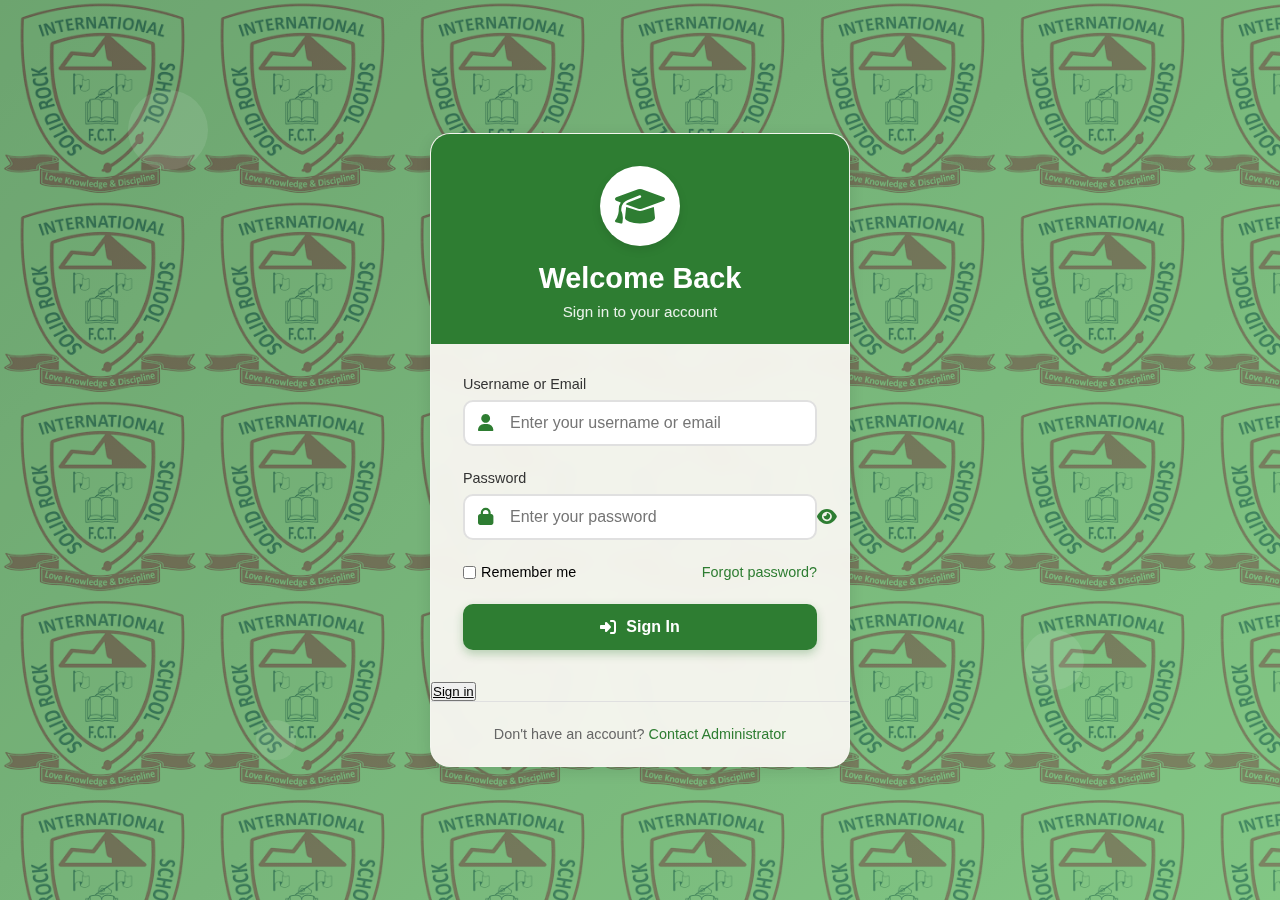
<file: School Management System/index.html>
<!DOCTYPE html>
<html lang="en">
<head>
    <meta charset="UTF-8">
    <meta name="viewport" content="width=device-width, initial-scale=1.0">
    <title>Seat of Wisdom Academy - Login</title>
    <link rel="stylesheet" href="https://cdnjs.cloudflare.com/ajax/libs/font-awesome/6.4.0/css/all.min.css">
    <style>
        * {
            margin: 0;
            padding: 0;
            box-sizing: border-box;
            font-family: 'Segoe UI', Tahoma, Geneva, Verdana, sans-serif;
            
        }

        :root {
            --primary-green: #2e7d32;
            --secondary-green: #4caf50;
            --light-green: #e8f5e9;
            --cream: #f9f7f1;
            --dark-text: #333;
            --light-text: #fff;
            --shadow: 0 4px 15px rgba(0, 0, 0, 0.1);
            --transition: all 0.3s ease;
        }

        body {
            background: linear-gradient(135deg, var(--primary-green), var(--secondary-green));
            min-height: 100vh;
            display: flex;
            align-items: center;
            justify-content: center;
            padding: 1rem;
            position: relative;
            overflow: hidden;
        }

        /* Logo background with opacity */
        .logo-background {
            position: absolute;
            top: 0;
            left: 0;
            width: 100%;
            height: 100%;
            background-image: url('logo.png');

            background-size: 200px;
            opacity: 0.3;
            z-index: 0;
        }

        .login-container {
            width: 100%;
            max-width: 420px;
            background: rgba(249, 247, 241, 0.95);
            border-radius: 20px;
            box-shadow: var(--shadow);
            overflow: hidden;
            position: relative;
            z-index: 1;
            animation: fadeIn 0.8s ease-out;
            backdrop-filter: blur(10px);
            border: 1px solid rgba(255, 255, 255, 0.2);
        }

        @keyframes fadeIn {
            from { opacity: 0; transform: translateY(20px); }
            to { opacity: 1; transform: translateY(0); }
        }

        .login-header {
            background: var(--primary-green);
            color: var(--light-text);
            padding: 2rem 2rem 1.5rem;
            text-align: center;
            position: relative;
            overflow: hidden;
        }

        .login-header::before {
            content: "";
            position: absolute;
            top: -50%;
            left: -50%;
            width: 200%;
            height: 200%;
            background: url('logo.png');
            background-size: 100px;
            opacity: 0.3;
            z-index: -1;
        }

        .logo {
            width: 80px;
            height: 80px;
            margin: 0 auto 1rem;
            background: var(--light-text);
            border-radius: 50%;
            display: flex;
            align-items: center;
            justify-content: center;
            box-shadow: 0 4px 10px rgba(0, 0, 0, 0.1);
            animation: pulse 2s infinite;
        }

        @keyframes pulse {
            0% { transform: scale(1); }
            50% { transform: scale(1.05); }
            100% { transform: scale(1); }
        }

        .logo i {
            font-size: 2.5rem;
            color: var(--primary-green);
        }

        .login-header h1 {
            font-size: 1.8rem;
            margin-bottom: 0.5rem;
            font-weight: 700;
        }

        .login-header p {
            opacity: 0.9;
            font-size: 0.95rem;
        }

        .login-form {
            padding: 2rem;
        }

        .form-group {
            margin-bottom: 1.5rem;
            position: relative;
        }

        .form-group label {
            display: block;
            margin-bottom: 0.5rem;
            color: var(--dark-text);
            font-weight: 500;
            font-size: 0.9rem;
        }

        .input-with-icon {
            position: relative;
        }

        .input-with-icon i {
            position: absolute;
            left: 15px;
            top: 50%;
            transform: translateY(-50%);
            color: var(--primary-green);
            font-size: 1.1rem;
        }

        .form-control {
            width: 100%;
            padding: 12px 15px 12px 45px;
            border: 2px solid #e0e0e0;
            border-radius: 10px;
            font-size: 1rem;
            transition: var(--transition);
            background: var(--light-text);
        }

        .form-control:focus {
            border-color: var(--primary-green);
            outline: none;
            box-shadow: 0 0 0 3px rgba(46, 125, 50, 0.1);
        }

        .password-toggle {
            position: absolute;
            right: 15px;
            top: 50%;
            transform: translateY(-50%);
            background: none;
            border: none;
            color: #757575;
            cursor: pointer;
            font-size: 1.1rem;
        }

        .form-options {
            display: flex;
            justify-content: space-between;
            align-items: center;
            margin-bottom: 1.5rem;
            font-size: 0.9rem;
        }

        .remember-me {
            display: flex;
            align-items: center;
        }

        .remember-me input {
            margin-right: 5px;
        }

        .forgot-password {
            color: var(--primary-green);
            text-decoration: none;
            font-weight: 500;
            transition: var(--transition);
        }

        .forgot-password:hover {
            color: var(--secondary-green);
            text-decoration: underline;
        }

        .login-btn {
            width: 100%;
            padding: 14px;
            background: var(--primary-green);
            color: var(--light-text);
            border: none;
            border-radius: 10px;
            font-size: 1rem;
            font-weight: 600;
            cursor: pointer;
            transition: var(--transition);
            display: flex;
            align-items: center;
            justify-content: center;
            gap: 10px;
            box-shadow: 0 4px 10px rgba(46, 125, 50, 0.3);
        }

        .login-btn:hover {
            background: var(--secondary-green);
            transform: translateY(-2px);
            box-shadow: 0 6px 15px rgba(46, 125, 50, 0.4);
        }

        .login-btn:active {
            transform: translateY(0);
        }

        .login-footer {
            text-align: center;
            padding: 1.5rem 2rem;
            border-top: 1px solid #e0e0e0;
            font-size: 0.9rem;
            color: #666;
        }

        .login-footer a {
            color: var(--primary-green);
            text-decoration: none;
            font-weight: 500;
            transition: var(--transition);
        }

        .login-footer a:hover {
            color: var(--secondary-green);
            text-decoration: underline;
        }

        /* Floating shapes for background */
        .floating-shapes {
            position: absolute;
            top: 0;
            left: 0;
            width: 100%;
            height: 100%;
            overflow: hidden;
            z-index: 0;
        }

        .shape {
            position: absolute;
            background: rgba(255, 255, 255, 0.1);
            border-radius: 50%;
            animation: float 6s ease-in-out infinite;
        }

        .shape:nth-child(1) {
            width: 80px;
            height: 80px;
            top: 10%;
            left: 10%;
            animation-delay: 0s;
        }

        .shape:nth-child(2) {
            width: 60px;
            height: 60px;
            top: 70%;
            left: 80%;
            animation-delay: 2s;
        }

        .shape:nth-child(3) {
            width: 40px;
            height: 40px;
            top: 80%;
            left: 20%;
            animation-delay: 4s;
        }

        @keyframes float {
            0% { transform: translateY(0) rotate(0deg); }
            50% { transform: translateY(-20px) rotate(10deg); }
            100% { transform: translateY(0) rotate(0deg); }
        }

        /* Responsive adjustments */
        @media (max-width: 480px) {
            .login-container {
                max-width: 100%;
                border-radius: 15px;
            }
            
            .login-header {
                padding: 1.5rem 1.5rem 1rem;
            }
            
            .login-header h1 {
                font-size: 1.5rem;
            }
            
            .login-form {
                padding: 1.5rem;
            }
            
            .form-options {
                flex-direction: column;
                align-items: flex-start;
                gap: 10px;
            }
        }

        @media (max-height: 600px) {
            body {
                padding: 1rem 0;
                align-items: flex-start;
            }
            
            .login-container {
                margin: 1rem 0;
            }
        }
    </style>
</head>
<body>
    <div class="logo-background"></div>
    <div class="floating-shapes">
        <div class="shape"></div>
        <div class="shape"></div>
        <div class="shape"></div>
    </div>
    
    <div class="login-container">
        <div class="login-header">
            <div class="logo">
                <i class="fas fa-graduation-cap"></i>
            </div>
            <h1>Welcome Back</h1>
            <p>Sign in to your account</p>
        </div>
        
        <form class="login-form">
            <div class="form-group">
                <label for="username">Username or Email</label>
                <div class="input-with-icon">
                    <i class="fas fa-user"></i>
                    <input type="text" id="username" class="form-control" placeholder="Enter your username or email" required>
                </div>
            </div>
            
            <div class="form-group">
                <label for="password">Password</label>
                <div class="input-with-icon">
                    <i class="fas fa-lock"></i>
                    <input type="password" id="password" class="form-control" placeholder="Enter your password" required>
                    <button type="button" class="password-toggle" id="togglePassword">
                        <i class="fas fa-eye"></i>
                    </button>
                </div>
            </div>
            
            <div class="form-options">
                <div class="remember-me">
                    <input type="checkbox" id="remember">
                    <label for="remember">Remember me</label>
                </div>
                <a href="#" class="forgot-password">Forgot password?</a>
            </div>
            
            <button type="submit" class="login-btn">
                <i class="fas fa-sign-in-alt"></i>
                Sign In
            </button>
        </form>
        <button><a style="color: black;" href="admin/admin_dashboard.html">Sign in</a></button>

        
        <div class="login-footer">
            Don't have an account? <a href="#">Contact Administrator</a>
        </div>
    </div>



    <script>
        // Toggle password visibility
        document.getElementById('togglePassword').addEventListener('click', function() {
            const passwordInput = document.getElementById('password');
            const icon = this.querySelector('i');
            
            if (passwordInput.type === 'password') {
                passwordInput.type = 'text';
                icon.classList.remove('fa-eye');
                icon.classList.add('fa-eye-slash');
            } else {
                passwordInput.type = 'password';
                icon.classList.remove('fa-eye-slash');
                icon.classList.add('fa-eye');
            }
        });

    </script>
</body>
</html>
</file>
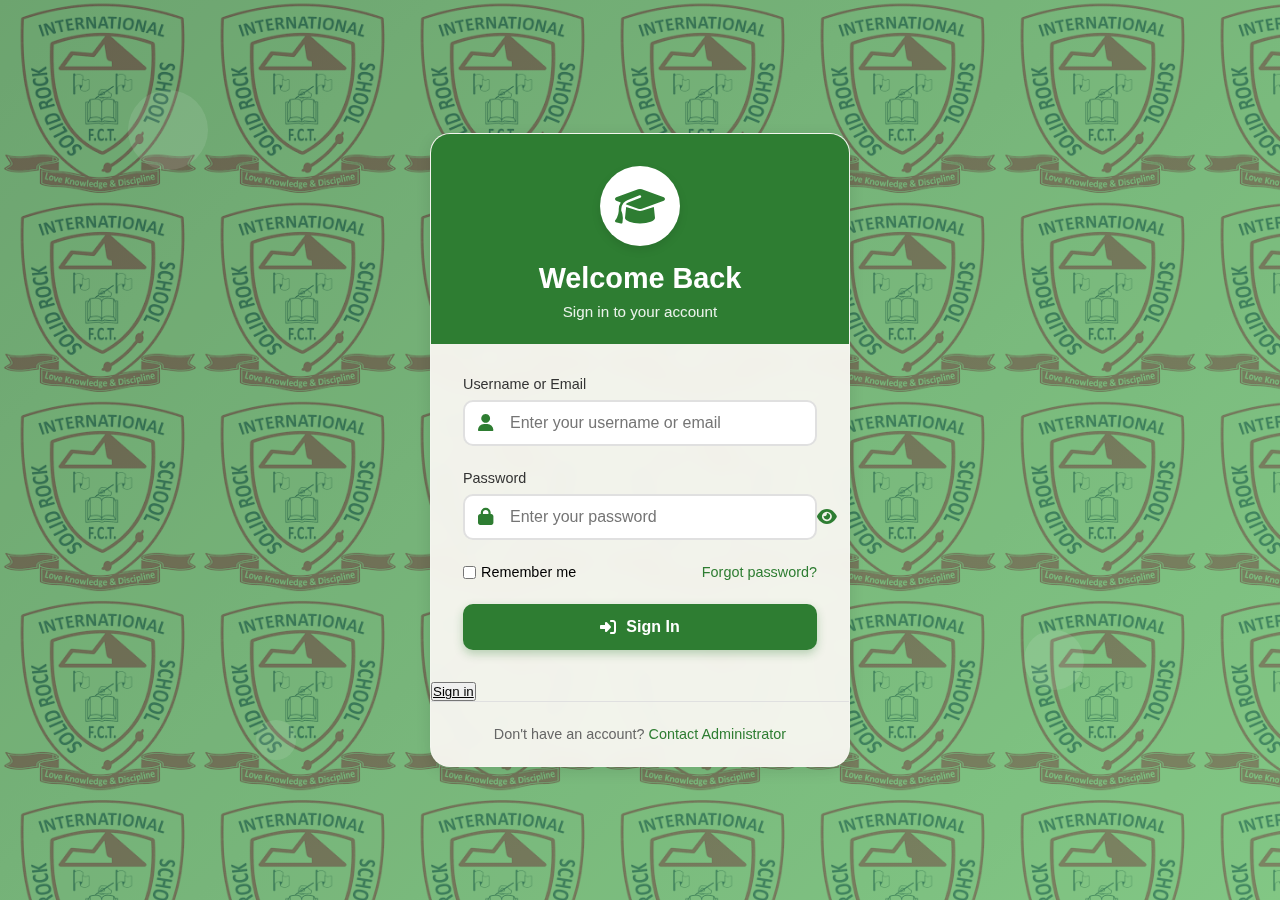
<file: School Management System/login.html>
<!DOCTYPE html>
<html lang="en">
<head>
    <meta charset="UTF-8">
    <meta name="viewport" content="width=device-width, initial-scale=1.0">
    <title>Seat of Wisdom Academy - Login</title>
    <link rel="stylesheet" href="https://cdnjs.cloudflare.com/ajax/libs/font-awesome/6.4.0/css/all.min.css">
    <style>
        * {
            margin: 0;
            padding: 0;
            box-sizing: border-box;
            font-family: 'Segoe UI', Tahoma, Geneva, Verdana, sans-serif;
        }

        :root {
            --primary-green: #2e7d32;
            --secondary-green: #4caf50;
            --light-green: #e8f5e9;
            --cream: #f9f7f1;
            --dark-text: #333;
            --light-text: #fff;
            --shadow: 0 4px 15px rgba(0, 0, 0, 0.1);
            --transition: all 0.3s ease;
        }

        body {
            background: linear-gradient(135deg, var(--primary-green), var(--secondary-green));
            min-height: 100vh;
            display: flex;
            align-items: center;
            justify-content: center;
            padding: 1rem;
            position: relative;
            overflow: hidden;
        }

        /* Logo background with opacity */
        .logo-background {
            position: absolute;
            top: 0;
            left: 0;
            width: 100%;
            height: 100%;
            background-image: url('logo.png');

            background-size: 200px;
            opacity: 0.3;
            z-index: 0;
        }

        .login-container {
            width: 100%;
            max-width: 420px;
            background: rgba(249, 247, 241, 0.95);
            border-radius: 20px;
            box-shadow: var(--shadow);
            overflow: hidden;
            position: relative;
            z-index: 1;
            animation: fadeIn 0.8s ease-out;
            backdrop-filter: blur(10px);
            border: 1px solid rgba(255, 255, 255, 0.2);
        }

        @keyframes fadeIn {
            from { opacity: 0; transform: translateY(20px); }
            to { opacity: 1; transform: translateY(0); }
        }

        .login-header {
            background: var(--primary-green);
            color: var(--light-text);
            padding: 2rem 2rem 1.5rem;
            text-align: center;
            position: relative;
            overflow: hidden;
        }

        .login-header::before {
            content: "";
            position: absolute;
            top: -50%;
            left: -50%;
            width: 200%;
            height: 200%;
            background: url('logo.png');
            background-size: 100px;
            opacity: 0.3;
            z-index: -1;
        }

        .logo {
            width: 80px;
            height: 80px;
            margin: 0 auto 1rem;
            background: var(--light-text);
            border-radius: 50%;
            display: flex;
            align-items: center;
            justify-content: center;
            box-shadow: 0 4px 10px rgba(0, 0, 0, 0.1);
            animation: pulse 2s infinite;
        }

        @keyframes pulse {
            0% { transform: scale(1); }
            50% { transform: scale(1.05); }
            100% { transform: scale(1); }
        }

        .logo i {
            font-size: 2.5rem;
            color: var(--primary-green);
        }

        .login-header h1 {
            font-size: 1.8rem;
            margin-bottom: 0.5rem;
            font-weight: 700;
        }

        .login-header p {
            opacity: 0.9;
            font-size: 0.95rem;
        }

        .login-form {
            padding: 2rem;
        }

        .form-group {
            margin-bottom: 1.5rem;
            position: relative;
        }

        .form-group label {
            display: block;
            margin-bottom: 0.5rem;
            color: var(--dark-text);
            font-weight: 500;
            font-size: 0.9rem;
        }

        .input-with-icon {
            position: relative;
        }

        .input-with-icon i {
            position: absolute;
            left: 15px;
            top: 50%;
            transform: translateY(-50%);
            color: var(--primary-green);
            font-size: 1.1rem;
        }

        .form-control {
            width: 100%;
            padding: 12px 15px 12px 45px;
            border: 2px solid #e0e0e0;
            border-radius: 10px;
            font-size: 1rem;
            transition: var(--transition);
            background: var(--light-text);
        }

        .form-control:focus {
            border-color: var(--primary-green);
            outline: none;
            box-shadow: 0 0 0 3px rgba(46, 125, 50, 0.1);
        }

        .password-toggle {
            position: absolute;
            right: 15px;
            top: 50%;
            transform: translateY(-50%);
            background: none;
            border: none;
            color: #757575;
            cursor: pointer;
            font-size: 1.1rem;
        }

        .form-options {
            display: flex;
            justify-content: space-between;
            align-items: center;
            margin-bottom: 1.5rem;
            font-size: 0.9rem;
        }

        .remember-me {
            display: flex;
            align-items: center;
        }

        .remember-me input {
            margin-right: 5px;
        }

        .forgot-password {
            color: var(--primary-green);
            text-decoration: none;
            font-weight: 500;
            transition: var(--transition);
        }

        .forgot-password:hover {
            color: var(--secondary-green);
            text-decoration: underline;
        }

        .login-btn {
            width: 100%;
            padding: 14px;
            background: var(--primary-green);
            color: var(--light-text);
            border: none;
            border-radius: 10px;
            font-size: 1rem;
            font-weight: 600;
            cursor: pointer;
            transition: var(--transition);
            display: flex;
            align-items: center;
            justify-content: center;
            gap: 10px;
            box-shadow: 0 4px 10px rgba(46, 125, 50, 0.3);
        }

        .login-btn:hover {
            background: var(--secondary-green);
            transform: translateY(-2px);
            box-shadow: 0 6px 15px rgba(46, 125, 50, 0.4);
        }

        .login-btn:active {
            transform: translateY(0);
        }

        .login-footer {
            text-align: center;
            padding: 1.5rem 2rem;
            border-top: 1px solid #e0e0e0;
            font-size: 0.9rem;
            color: #666;
        }

        .login-footer a {
            color: var(--primary-green);
            text-decoration: none;
            font-weight: 500;
            transition: var(--transition);
        }

        .login-footer a:hover {
            color: var(--secondary-green);
            text-decoration: underline;
        }

        /* Floating shapes for background */
        .floating-shapes {
            position: absolute;
            top: 0;
            left: 0;
            width: 100%;
            height: 100%;
            overflow: hidden;
            z-index: 0;
        }

        .shape {
            position: absolute;
            background: rgba(255, 255, 255, 0.1);
            border-radius: 50%;
            animation: float 6s ease-in-out infinite;
        }

        .shape:nth-child(1) {
            width: 80px;
            height: 80px;
            top: 10%;
            left: 10%;
            animation-delay: 0s;
        }

        .shape:nth-child(2) {
            width: 60px;
            height: 60px;
            top: 70%;
            left: 80%;
            animation-delay: 2s;
        }

        .shape:nth-child(3) {
            width: 40px;
            height: 40px;
            top: 80%;
            left: 20%;
            animation-delay: 4s;
        }

        @keyframes float {
            0% { transform: translateY(0) rotate(0deg); }
            50% { transform: translateY(-20px) rotate(10deg); }
            100% { transform: translateY(0) rotate(0deg); }
        }

        /* Responsive adjustments */
        @media (max-width: 480px) {
            .login-container {
                max-width: 100%;
                border-radius: 15px;
            }
            
            .login-header {
                padding: 1.5rem 1.5rem 1rem;
            }
            
            .login-header h1 {
                font-size: 1.5rem;
            }
            
            .login-form {
                padding: 1.5rem;
            }
            
            .form-options {
                flex-direction: column;
                align-items: flex-start;
                gap: 10px;
            }
        }

        @media (max-height: 600px) {
            body {
                padding: 1rem 0;
                align-items: flex-start;
            }
            
            .login-container {
                margin: 1rem 0;
            }
        }
    </style>
</head>
<body>
    <div class="logo-background"></div>
    <div class="floating-shapes">
        <div class="shape"></div>
        <div class="shape"></div>
        <div class="shape"></div>
    </div>
    
    <div class="login-container">
        <div class="login-header">
            <div class="logo">
                <i class="fas fa-graduation-cap"></i>
            </div>
            <h1>Welcome Back</h1>
            <p>Sign in to your account</p>
        </div>
        
        <form class="login-form">
            <div class="form-group">
                <label for="username">Username or Email</label>
                <div class="input-with-icon">
                    <i class="fas fa-user"></i>
                    <input type="text" id="username" class="form-control" placeholder="Enter your username or email" required>
                </div>
            </div>
            
            <div class="form-group">
                <label for="password">Password</label>
                <div class="input-with-icon">
                    <i class="fas fa-lock"></i>
                    <input type="password" id="password" class="form-control" placeholder="Enter your password" required>
                    <button type="button" class="password-toggle" id="togglePassword">
                        <i class="fas fa-eye"></i>
                    </button>
                </div>
            </div>
            
            <div class="form-options">
                <div class="remember-me">
                    <input type="checkbox" id="remember">
                    <label for="remember">Remember me</label>
                </div>
                <a href="#" class="forgot-password">Forgot password?</a>
            </div>
            
            <button type="submit" class="login-btn">
                <i class="fas fa-sign-in-alt"></i>
                Sign In
            </button>
        </form>
        <button><a style="color: black;" href="admin/admin_dashboard.html">Sign in</a></button>

        
        <div class="login-footer">
            Don't have an account? <a href="#">Contact Administrator</a>
        </div>
    </div>



    <script>
        // Toggle password visibility
        document.getElementById('togglePassword').addEventListener('click', function() {
            const passwordInput = document.getElementById('password');
            const icon = this.querySelector('i');
            
            if (passwordInput.type === 'password') {
                passwordInput.type = 'text';
                icon.classList.remove('fa-eye');
                icon.classList.add('fa-eye-slash');
            } else {
                passwordInput.type = 'password';
                icon.classList.remove('fa-eye-slash');
                icon.classList.add('fa-eye');
            }
        });

    </script>
</body>
</html>
</file>
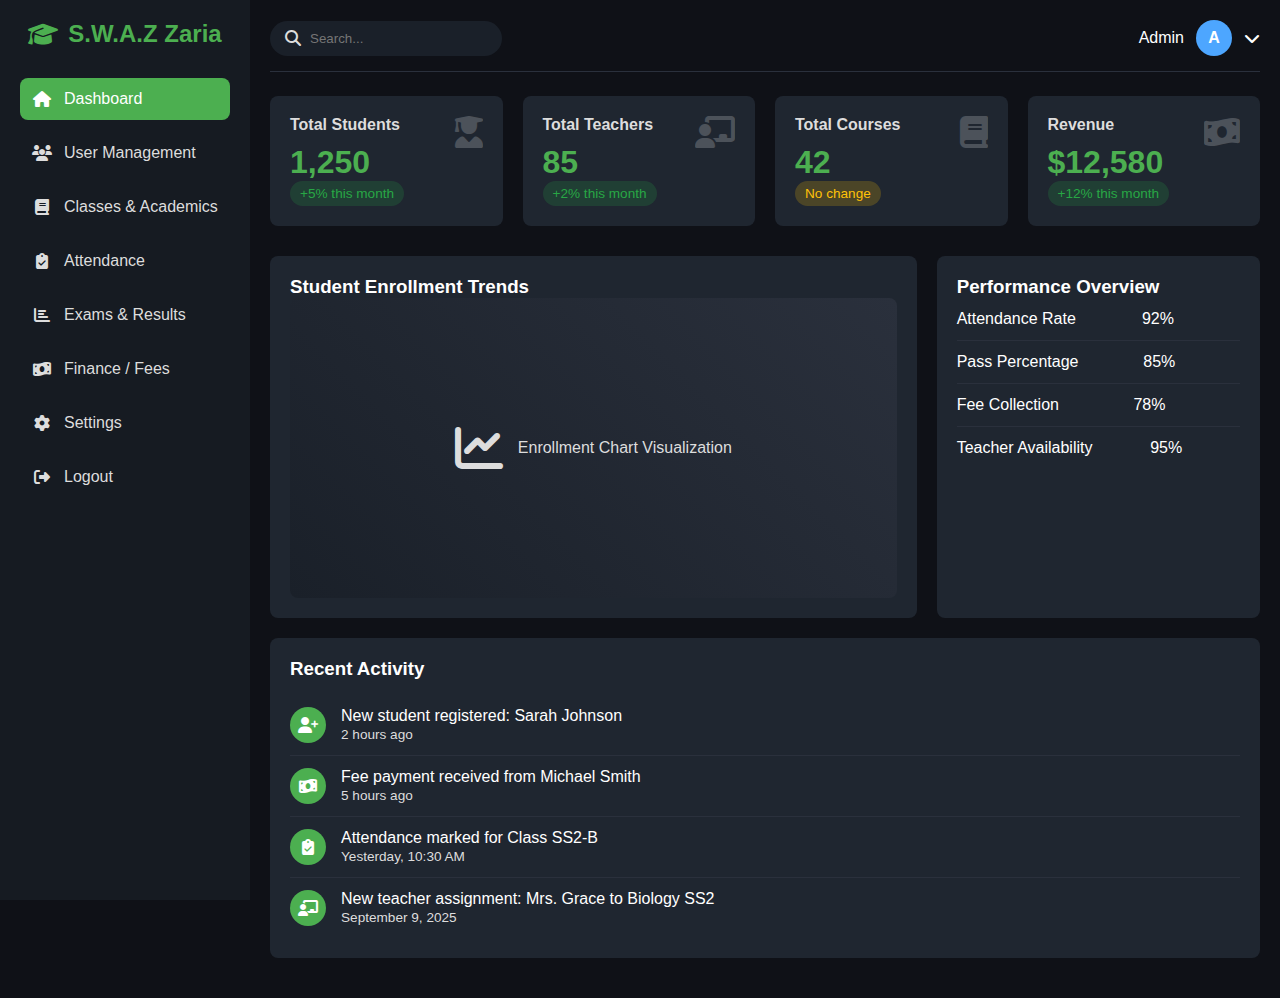
<file: School Management System/admin/admin_dashboard.html>
<!DOCTYPE html>
<html lang="en">
<head>
  <meta charset="UTF-8">
  <meta name="viewport" content="width=device-width, initial-scale=1.0">
  <title>Admin Dashboard - S.W.A.Z Zaria</title>
  <link rel="stylesheet" href="https://cdnjs.cloudflare.com/ajax/libs/font-awesome/6.4.0/css/all.min.css">
  
  <style>
    :root {
      --primary-bg: #0f1117;
      --sidebar-bg: #161b22;
      --card-bg: #1f2630;
      --accent-color: #4caf50;
      --hover-color: #348337;
      --text-color: #fff;
      --text-secondary: #ddd;
      --success-color: #28a745;
      --warning-color: #ffc107;
      --danger-color: #e74c3c;
      --border-radius: 8px;
    }

    * {
      box-sizing: border-box;
      margin: 0;
      padding: 0;
    }

    body {
      font-family: 'Segoe UI', Tahoma, Geneva, Verdana, sans-serif;
      background: var(--primary-bg);
      color: var(--text-color);
      display: flex;
      min-height: 100vh;
      position: relative;
    }

    /* Sidebar */
    .sidebar {
      width: 250px;
      background: var(--sidebar-bg);
      padding: 20px;
      height: 100vh;
      position: fixed;
      top: 0;
      left: 0;
      transition: transform 0.3s ease;
      overflow-y: auto;
      z-index: 1000;
    }

    .sidebar .logo {
      color: var(--accent-color);
      text-align: center;
      margin-bottom: 30px;
      display: flex;
      align-items: center;
      justify-content: center;
      gap: 10px;
    }

    .logo-icon {
      font-size: 1.5rem;
    }

    .sidebar .nav-links {
      list-style: none;
      padding: 0;
      margin: 0;
    }

    .sidebar .nav-links li {
      margin: 12px 0;
    }

    .sidebar .nav-links a {
      text-decoration: none;
      color: var(--text-secondary);
      display: flex;
      align-items: center;
      gap: 12px;
      font-weight: 500;
      padding: 12px;
      border-radius: var(--border-radius);
      transition: all 0.3s;
    }

    .sidebar .nav-links a:hover {
      background: var(--accent-color);
      color: var(--text-color);
    }

    .sidebar .nav-links a.active {
      background: var(--accent-color);
      color: var(--text-color);
    }

    .sidebar .nav-links i {
      width: 20px;
      text-align: center;
    }

    /* Overlay for mobile */
    .overlay {
      display: none;
      position: fixed;
      top: 0;
      left: 0;
      width: 100%;
      height: 100%;
      background: rgba(0, 0, 0, 0.5);
      z-index: 999;
    }

    /* Main content */
    .main-content {
      flex: 1;
      margin-left: 250px;
      padding: 20px;
      transition: margin-left 0.3s ease;
    }

    /* Topbar */
    .topbar {
      display: flex;
      justify-content: space-between;
      align-items: center;
      margin-bottom: 24px;
      padding-bottom: 15px;
      border-bottom: 1px solid #2a303c;
    }

    .search-box {
      position: relative;
      flex: 1;
      max-width: 400px;
    }

    .search-box input {
      padding: 10px 15px 10px 40px;
      border-radius: 20px;
      border: none;
      outline: none;
      width: 100%;
      background: #1a2029;
      color: var(--text-color);
    }

    .search-box i {
      position: absolute;
      left: 15px;
      top: 50%;
      transform: translateY(-50%);
      color: var(--text-secondary);
    }

    .profile {
      display: flex;
      align-items: center;
      gap: 12px;
      margin-left: 20px;
    }

    .profile-img {
      width: 36px;
      height: 36px;
      border-radius: 50%;
      background: #4da6ff;
      display: flex;
      align-items: center;
      justify-content: center;
      font-weight: bold;
    }

    .hamburger {
      cursor: pointer;
      font-size: 24px;
      margin-right: 15px;
      display: none;
    }

    /* Cards */
    .cards {
      display: grid;
      grid-template-columns: repeat(auto-fit, minmax(220px, 1fr));
      gap: 20px;
      margin-bottom: 30px;
    }

    .card {
      background: var(--card-bg);
      padding: 20px;
      border-radius: var(--border-radius);
      transition: transform 0.3s;
      position: relative;
      overflow: hidden;
    }

    .card:hover {
      transform: translateY(-5px);
      box-shadow: 0 5px 15px rgba(0, 0, 0, 0.2);
    }

    .card h3 {
      font-size: 1rem;
      margin-bottom: 10px;
      color: var(--text-secondary);
    }

    .card p {
      font-size: 2rem;
      font-weight: bold;
      color: var(--accent-color);
    }

    .card-icon {
      position: absolute;
      right: 20px;
      top: 20px;
      font-size: 2rem;
      opacity: 0.2;
    }

    /* Charts and Stats */
    .stats-container {
      display: grid;
      grid-template-columns: 2fr 1fr;
      gap: 20px;
      margin-bottom: 20px;
    }

    .chart-container, .quick-stats {
      background: var(--card-bg);
      padding: 20px;
      border-radius: var(--border-radius);
    }

    .chart-placeholder {
      height: 300px;
      background: linear-gradient(45deg, #1a2029, #2a303c);
      border-radius: var(--border-radius);
      display: flex;
      align-items: center;
      justify-content: center;
      color: var(--text-secondary);
    }

    .stats-list {
      list-style: none;
    }

    .stats-list li {
      padding: 12px 0;
      border-bottom: 1px solid #2a303c;
      display: flex;
      justify-content: space-between;
    }

    .stats-list li:last-child {
      border-bottom: none;
    }

    .progress-bar {
      height: 8px;
      background: #2a303c;
      border-radius: 4px;
      margin-top: 5px;
      overflow: hidden;
    }

    .progress {
      height: 100%;
      border-radius: 4px;
    }

    /* Recent Activity */
    .activity-container {
      background: var(--card-bg);
      padding: 20px;
      border-radius: var(--border-radius);
      margin-bottom: 20px;
    }

    .activity-list {
      list-style: none;
      margin-top: 15px;
    }

    .activity-list li {
      padding: 12px 0;
      border-bottom: 1px solid #2a303c;
      display: flex;
      gap: 15px;
    }

    .activity-list li:last-child {
      border-bottom: none;
    }

    .activity-icon {
      width: 36px;
      height: 36px;
      border-radius: 50%;
      background: var(--accent-color);
      display: flex;
      align-items: center;
      justify-content: center;
      flex-shrink: 0;
    }

    .activity-content {
      flex: 1;
    }

    .activity-time {
      color: var(--text-secondary);
      font-size: 0.85rem;
    }

    /* Mobile first adjustments */
    @media screen and (max-width: 992px) {
      .cards {
        grid-template-columns: repeat(2, 1fr);
      }
      
      .stats-container {
        grid-template-columns: 1fr;
      }
    }

    @media screen and (max-width: 768px) {
      .sidebar {
        transform: translateX(-100%);
        box-shadow: 2px 0 10px rgba(0, 0, 0, 0.2);
      }
      
      .sidebar.active {
        transform: translateX(0);
      }
      
      .overlay.active {
        display: block;
      }
      
      .main-content {
        margin-left: 0;
        width: 100%;
      }
      
      .hamburger {
        display: block;
      }
      
      .cards {
        grid-template-columns: 1fr;
      }
    }

    @media screen and (max-width: 576px) {
      .topbar {
        flex-direction: column;
        align-items: flex-start;
        gap: 15px;
      }
      
      .search-box {
        max-width: 100%;
      }
      
      .profile {
        margin-left: 0;
        align-self: flex-end;
      }
    }

    /* Status indicators */
    .status {
      display: inline-block;
      padding: 5px 10px;
      border-radius: 20px;
      font-size: 0.85rem;
    }
    
    .status-success {
      background: rgba(40, 167, 69, 0.2);
      color: #28a745;
    }
    
    .status-warning {
      background: rgba(255, 193, 7, 0.2);
      color: #ffc107;
    }
    
    .status-danger {
      background: rgba(231, 76, 60, 0.2);
      color: #e74c3c;
    }
  </style>
</head>
<body>
  <!-- Overlay for mobile -->
  <div class="overlay" id="overlay"></div>

  <!-- Sidebar -->
  <div class="sidebar" id="sidebar">
    <div class="logo">
      <i class="fas fa-graduation-cap logo-icon"></i>
      <h2>S.W.A.Z Zaria</h2>
    </div>
    <ul class="nav-links">
      <li><a href="admin_dashboard.html" class="active"><i class="fas fa-home"></i> Dashboard</a></li>
      <li><a href="User_management.html"><i class="fas fa-users"></i> User Management</a></li>
      <li><a href="classes.html"><i class="fas fa-book"></i> Classes & Academics</a></li>
      <li><a href="attendance.html"><i class="fas fa-clipboard-check"></i> Attendance</a></li>
      <li><a href="exams.html"><i class="fas fa-chart-bar"></i> Exams & Results</a></li>
      <li><a href="finance.html"><i class="fas fa-money-bill-wave"></i> Finance / Fees</a></li>
      <li><a href="#"><i class="fas fa-cog"></i> Settings</a></li>
      <li><a href="#"><i class="fas fa-sign-out-alt"></i> Logout</a></li>
    </ul>
  </div>

  <!-- Main content -->
  <div class="main-content" id="main-content">
    <div class="topbar">
      <div class="left-section">
        <span class="hamburger" id="hamburger">
          <i class="fas fa-bars">&#9776;</i>
        </span>
        <div class="search-box">
          <i class="fas fa-search"></i>
          <input type="text" placeholder="Search...">
        </div>
      </div>
      <div class="profile">
        <span>Admin</span>
        <div class="profile-img">A</div>
        <i class="fas fa-chevron-down"></i>
      </div>
    </div>

    <!-- Overview Cards -->
    <div class="cards">
      <div class="card">
        <i class="fas fa-user-graduate card-icon"></i>
        <h3>Total Students</h3>
        <p>1,250</p>
        <span class="status status-success">+5% this month</span>
      </div>
      <div class="card">
        <i class="fas fa-chalkboard-teacher card-icon"></i>
        <h3>Total Teachers</h3>
        <p>85</p>
        <span class="status status-success">+2% this month</span>
      </div>
      <div class="card">
        <i class="fas fa-book card-icon"></i>
        <h3>Total Courses</h3>
        <p>42</p>
        <span class="status status-warning">No change</span>
      </div>
      <div class="card">
        <i class="fas fa-money-bill-wave card-icon"></i>
        <h3>Revenue</h3>
        <p>$12,580</p>
        <span class="status status-success">+12% this month</span>
      </div>
    </div>

    <!-- Charts and Stats -->
    <div class="stats-container">
      <div class="chart-container">
        <h3>Student Enrollment Trends</h3>
        <div class="chart-placeholder">
          <i class="fas fa-chart-line" style="font-size: 3rem; margin-right: 15px;"></i>
          Enrollment Chart Visualization
        </div>
      </div>
      
      <div class="quick-stats">
        <h3>Performance Overview</h3>
        <ul class="stats-list">
          <li>
            <span>Attendance Rate</span>
            <span>92%</span>
            <div class="progress-bar">
              <div class="progress" style="width: 92%; background: var(--success-color);"></div>
            </div>
          </li>
          <li>
            <span>Pass Percentage</span>
            <span>85%</span>
            <div class="progress-bar">
              <div class="progress" style="width: 85%; background: var(--accent-color);"></div>
            </div>
          </li>
          <li>
            <span>Fee Collection</span>
            <span>78%</span>
            <div class="progress-bar">
              <div class="progress" style="width: 78%; background: var(--warning-color);"></div>
            </div>
          </li>
          <li>
            <span>Teacher Availability</span>
            <span>95%</span>
            <div class="progress-bar">
              <div class="progress" style="width: 95%; background: var(--success-color);"></div>
            </div>
          </li>
        </ul>
      </div>
    </div>

    <!-- Recent Activity -->
    <div class="activity-container">
      <h3>Recent Activity</h3>
      <ul class="activity-list">
        <li>
          <div class="activity-icon">
            <i class="fas fa-user-plus"></i>
          </div>
          <div class="activity-content">
            <p>New student registered: Sarah Johnson</p>
            <span class="activity-time">2 hours ago</span>
          </div>
        </li>
        <li>
          <div class="activity-icon">
            <i class="fas fa-money-bill-wave"></i>
          </div>
          <div class="activity-content">
            <p>Fee payment received from Michael Smith</p>
            <span class="activity-time">5 hours ago</span>
          </div>
        </li>
        <li>
          <div class="activity-icon">
            <i class="fas fa-clipboard-check"></i>
          </div>
          <div class="activity-content">
            <p>Attendance marked for Class SS2-B</p>
            <span class="activity-time">Yesterday, 10:30 AM</span>
          </div>
        </li>
        <li>
          <div class="activity-icon">
            <i class="fas fa-chalkboard-teacher"></i>
          </div>
          <div class="activity-content">
            <p>New teacher assignment: Mrs. Grace to Biology SS2</p>
            <span class="activity-time">September 9, 2025</span>
          </div>
        </li>
      </ul>
    </div>
  </div>

  <!-- JS -->
  <script>
    document.addEventListener('DOMContentLoaded', function() {
      const hamburger = document.getElementById("hamburger");
      const sidebar = document.getElementById("sidebar");
      const overlay = document.getElementById("overlay");
      
      // Sidebar toggle with overlay
      function toggleSidebar() {
        sidebar.classList.toggle("active");
        overlay.classList.toggle("active");
        document.body.classList.toggle("no-scroll");
      }
      
      hamburger.addEventListener("click", toggleSidebar);
      overlay.addEventListener("click", toggleSidebar);
      
      // Handle window resize
      function handleResize() {
        if (window.innerWidth > 768) {
          sidebar.classList.remove("active");
          overlay.classList.remove("active");
        }
      }
      
      window.addEventListener('resize', handleResize);
      
      // Simulate loading data
      setTimeout(() => {
        document.querySelectorAll('.card').forEach(card => {
          card.style.transform = 'translateY(0)';
          card.style.opacity = '1';
        });
      }, 300);
    });
  </script>
</body>
</html>
</file>
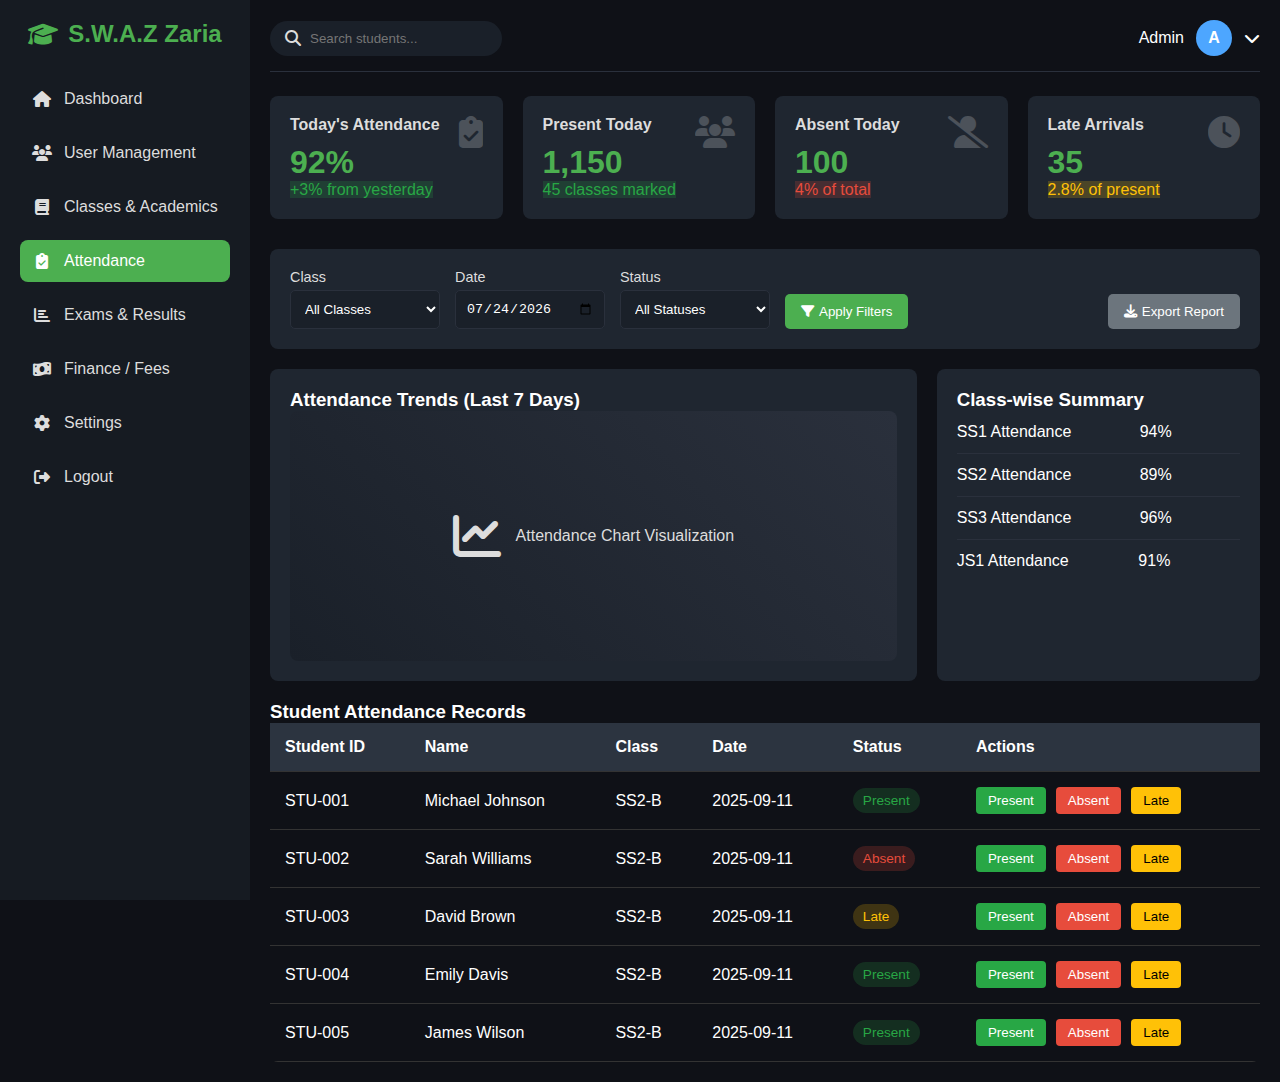
<file: School Management System/admin/attendance.html>
<!DOCTYPE html>
<html lang="en">
<head>
  <meta charset="UTF-8">
  <meta name="viewport" content="width=device-width, initial-scale=1.0">
  <title>Attendance Management - S.W.A.Z Zaria</title>
  <link rel="stylesheet" href="https://cdnjs.cloudflare.com/ajax/libs/font-awesome/6.4.0/css/all.min.css">
  
  <style>
    :root {
      --primary-bg: #0f1117;
      --sidebar-bg: #161b22;
      --card-bg: #1f2630;
      --accent-color: #4caf50;
      --hover-color: #348337;
      --text-color: #fff;
      --text-secondary: #ddd;
      --success-color: #28a745;
      --warning-color: #ffc107;
      --danger-color: #e74c3c;
      --border-radius: 8px;
    }

    * {
      box-sizing: border-box;
      margin: 0;
      padding: 0;
    }

    body {
      font-family: 'Segoe UI', Tahoma, Geneva, Verdana, sans-serif;
      background: var(--primary-bg);
      color: var(--text-color);
      display: flex;
      min-height: 100vh;
      position: relative;
    }

    /* Sidebar */
    .sidebar {
      width: 250px;
      background: var(--sidebar-bg);
      padding: 20px;
      height: 100vh;
      position: fixed;
      top: 0;
      left: 0;
      transition: transform 0.3s ease;
      overflow-y: auto;
      z-index: 1000;
    }

    .sidebar .logo {
      color: var(--accent-color);
      text-align: center;
      margin-bottom: 30px;
      display: flex;
      align-items: center;
      justify-content: center;
      gap: 10px;
    }

    .logo-icon {
      font-size: 1.5rem;
    }

    .sidebar .nav-links {
      list-style: none;
      padding: 0;
      margin: 0;
    }

    .sidebar .nav-links li {
      margin: 12px 0;
    }

    .sidebar .nav-links a {
      text-decoration: none;
      color: var(--text-secondary);
      display: flex;
      align-items: center;
      gap: 12px;
      font-weight: 500;
      padding: 12px;
      border-radius: var(--border-radius);
      transition: all 0.3s;
    }

    .sidebar .nav-links a:hover {
      background: var(--accent-color);
      color: var(--text-color);
    }

    .sidebar .nav-links a.active {
      background: var(--accent-color);
      color: var(--text-color);
    }

    .sidebar .nav-links i {
      width: 20px;
      text-align: center;
    }

    /* Overlay for mobile */
    .overlay {
      display: none;
      position: fixed;
      top: 0;
      left: 0;
      width: 100%;
      height: 100%;
      background: rgba(0, 0, 0, 0.5);
      z-index: 999;
    }

    /* Main content */
    .main-content {
      flex: 1;
      margin-left: 250px;
      padding: 20px;
      transition: margin-left 0.3s ease;
    }

    /* Topbar */
    .topbar {
      display: flex;
      justify-content: space-between;
      align-items: center;
      margin-bottom: 24px;
      padding-bottom: 15px;
      border-bottom: 1px solid #2a303c;
    }

    .search-box {
      position: relative;
      flex: 1;
      max-width: 400px;
    }

    .search-box input {
      padding: 10px 15px 10px 40px;
      border-radius: 20px;
      border: none;
      outline: none;
      width: 100%;
      background: #1a2029;
      color: var(--text-color);
    }

    .search-box i {
      position: absolute;
      left: 15px;
      top: 50%;
      transform: translateY(-50%);
      color: var(--text-secondary);
    }

    .profile {
      display: flex;
      align-items: center;
      gap: 12px;
      margin-left: 20px;
    }

    .profile-img {
      width: 36px;
      height: 36px;
      border-radius: 50%;
      background: #4da6ff;
      display: flex;
      align-items: center;
      justify-content: center;
      font-weight: bold;
    }

    .hamburger {
      cursor: pointer;
      font-size: 24px;
      margin-right: 15px;
      display: none;
    }

    /* Cards */
    .cards {
      display: grid;
      grid-template-columns: repeat(auto-fit, minmax(220px, 1fr));
      gap: 20px;
      margin-bottom: 30px;
    }

    .card {
      background: var(--card-bg);
      padding: 20px;
      border-radius: var(--border-radius);
      transition: transform 0.3s;
      position: relative;
      overflow: hidden;
    }

    .card:hover {
      transform: translateY(-5px);
      box-shadow: 0 5px 15px rgba(0, 0, 0, 0.2);
    }

    .card h3 {
      font-size: 1rem;
      margin-bottom: 10px;
      color: var(--text-secondary);
    }

    .card p {
      font-size: 2rem;
      font-weight: bold;
      color: var(--accent-color);
    }

    .card-icon {
      position: absolute;
      right: 20px;
      top: 20px;
      font-size: 2rem;
      opacity: 0.2;
    }

    /* Filters */
    .filters {
      background: var(--card-bg);
      padding: 20px;
      border-radius: var(--border-radius);
      margin-bottom: 20px;
      display: flex;
      flex-wrap: wrap;
      gap: 15px;
      align-items: center;
    }

    .filter-group {
      display: flex;
      flex-direction: column;
      gap: 5px;
    }

    .filter-group label {
      font-size: 0.9rem;
      color: var(--text-secondary);
    }

    .filter-group select, .filter-group input {
      padding: 10px;
      border-radius: 5px;
      border: 1px solid #2a303c;
      background: #1a2029;
      color: var(--text-color);
      min-width: 150px;
    }

    /* Attendance Table */
    .table-container {
      overflow-x: auto;
      border-radius: var(--border-radius);
      margin-top: 20px;
    }

    table {
      width: 100%;
      border-collapse: collapse;
      min-width: 800px;
    }

    th, td {
      padding: 15px;
      text-align: left;
      border-bottom: 1px solid #333;
    }

    th {
      background: #2c3440;
      font-weight: 600;
    }

    tr:hover {
      background: #2a303c;
    }

    /* Attendance status */
    .attendance-status {
      display: flex;
      gap: 10px;
    }

    .status-btn {
      padding: 6px 12px;
      border: none;
      border-radius: 4px;
      cursor: pointer;
      font-weight: 500;
      transition: all 0.3s;
    }

    .status-btn:hover {
      opacity: 0.9;
      transform: translateY(-2px);
    }

    .btn-present {
      background: var(--success-color);
      color: white;
    }

    .btn-absent {
      background: var(--danger-color);
      color: white;
    }

    .btn-late {
      background: var(--warning-color);
      color: black;
    }

    .status-indicator {
      display: inline-block;
      padding: 5px 10px;
      border-radius: 20px;
      font-size: 0.85rem;
    }
    
    .status-present {
      background: rgba(40, 167, 69, 0.2);
      color: #28a745;
    }
    
    .status-absent {
      background: rgba(231, 76, 60, 0.2);
      color: #e74c3c;
    }
    
    .status-late {
      background: rgba(255, 193, 7, 0.2);
      color: #ffc107;
    }

    /* Action buttons */
    .btn {
      padding: 10px 16px;
      border: none;
      border-radius: 5px;
      cursor: pointer;
      font-weight: 500;
      transition: all 0.3s;
      display: inline-flex;
      align-items: center;
      gap: 5px;
    }

    .btn:hover {
      opacity: 0.9;
      transform: translateY(-2px);
    }

    .btn-primary { 
      background: var(--accent-color); 
      color: white; 
    }

    .btn-secondary { 
      background: #6c757d; 
      color: white; 
    }

    /* Stats section */
    .stats-container {
      display: grid;
      grid-template-columns: 2fr 1fr;
      gap: 20px;
      margin-bottom: 20px;
    }

    .chart-container, .summary {
      background: var(--card-bg);
      padding: 20px;
      border-radius: var(--border-radius);
    }

    .chart-placeholder {
      height: 250px;
      background: linear-gradient(45deg, #1a2029, #2a303c);
      border-radius: var(--border-radius);
      display: flex;
      align-items: center;
      justify-content: center;
      color: var(--text-secondary);
    }

    .summary-stats {
      list-style: none;
    }

    .summary-stats li {
      padding: 12px 0;
      border-bottom: 1px solid #2a303c;
      display: flex;
      justify-content: space-between;
    }

    .summary-stats li:last-child {
      border-bottom: none;
    }

    .progress-bar {
      height: 8px;
      background: #2a303c;
      border-radius: 4px;
      margin-top: 5px;
      overflow: hidden;
    }

    .progress {
      height: 100%;
      border-radius: 4px;
    }

    /* Mobile first adjustments */
    @media screen and (max-width: 992px) {
      .cards {
        grid-template-columns: repeat(2, 1fr);
      }
      
      .stats-container {
        grid-template-columns: 1fr;
      }
    }

    @media screen and (max-width: 768px) {
      .sidebar {
        transform: translateX(-100%);
        box-shadow: 2px 0 10px rgba(0, 0, 0, 0.2);
      }
      
      .sidebar.active {
        transform: translateX(0);
      }
      
      .overlay.active {
        display: block;
      }
      
      .main-content {
        margin-left: 0;
        width: 100%;
      }
      
      .hamburger {
        display: block;
      }
      
      .cards {
        grid-template-columns: 1fr;
      }
      
      .filters {
        flex-direction: column;
        align-items: flex-start;
      }
      
      .filter-group {
        width: 100%;
      }
      
      .filter-group select, .filter-group input {
        width: 100%;
      }
    }

    @media screen and (max-width: 576px) {
      .topbar {
        flex-direction: column;
        align-items: flex-start;
        gap: 15px;
      }
      
      .search-box {
        max-width: 100%;
      }
      
      .profile {
        margin-left: 0;
        align-self: flex-end;
      }
      
      .attendance-status {
        flex-direction: column;
        gap: 5px;
      }
    }
  </style>
</head>
<body>
  <!-- Overlay for mobile -->
  <div class="overlay" id="overlay"></div>

  <!-- Sidebar -->
  <div class="sidebar" id="sidebar">
    <div class="logo">
      <i class="fas fa-graduation-cap logo-icon"></i>
      <h2>S.W.A.Z Zaria</h2>
    </div>
    <ul class="nav-links">
    <li><a href="admin_dashboard.html"><i class="fas fa-home"></i> Dashboard</a></li>
      <li><a href="User_management.html" ><i class="fas fa-users"></i> User Management</a></li>
      <li><a href="classes.html"><i class="fas fa-book"></i> Classes & Academics</a></li>
      <li><a href="attendance.html" class="active"><i class="fas fa-clipboard-check"></i> Attendance</a></li>
      <li><a href="exams.html"><i class="fas fa-chart-bar"></i> Exams & Results</a></li>
      <li><a href="#"><i class="fas fa-money-bill-wave"></i> Finance / Fees</a></li>
      <li><a href="#"><i class="fas fa-cog"></i> Settings</a></li>
      <li><a href="#"><i class="fas fa-sign-out-alt"></i> Logout</a></li>
    </ul>
  </div>

  <!-- Main content -->
  <div class="main-content" id="main-content">
    <div class="topbar">
      <div class="left-section">
        <span class="hamburger" id="hamburger">
          <i class="fas fa-bars">&#9776;</i>
        </span>
        <div class="search-box">
          <i class="fas fa-search"></i>
          <input type="text" placeholder="Search students...">
        </div>
      </div>
      <div class="profile">
        <span>Admin</span>
        <div class="profile-img">A</div>
        <i class="fas fa-chevron-down"></i>
      </div>
    </div>

    <!-- Overview Cards -->
    <div class="cards">
      <div class="card">
        <i class="fas fa-clipboard-check card-icon"></i>
        <h3>Today's Attendance</h3>
        <p>92%</p>
        <span class="status status-present">+3% from yesterday</span>
      </div>
      <div class="card">
        <i class="fas fa-users card-icon"></i>
        <h3>Present Today</h3>
        <p>1,150</p>
        <span class="status status-present">45 classes marked</span>
      </div>
      <div class="card">
        <i class="fas fa-user-slash card-icon"></i>
        <h3>Absent Today</h3>
        <p>100</p>
        <span class="status status-absent">4% of total</span>
      </div>
      <div class="card">
        <i class="fas fa-clock card-icon"></i>
        <h3>Late Arrivals</h3>
        <p>35</p>
        <span class="status status-late">2.8% of present</span>
      </div>
    </div>

    <!-- Filters -->
    <div class="filters">
      <div class="filter-group">
        <label for="class-select">Class</label>
        <select id="class-select">
          <option value="">All Classes</option>
          <option value="ss1">SS1</option>
          <option value="ss2">SS2</option>
          <option value="ss3">SS3</option>
          <option value="js1">JS1</option>
          <option value="js2">JS2</option>
          <option value="js3">JS3</option>
        </select>
      </div>
      
      <div class="filter-group">
        <label for="date-select">Date</label>
        <input type="date" id="date-select" value="2025-09-11">
      </div>
      
      <div class="filter-group">
        <label for="status-select">Status</label>
        <select id="status-select">
          <option value="">All Statuses</option>
          <option value="present">Present</option>
          <option value="absent">Absent</option>
          <option value="late">Late</option>
        </select>
      </div>
      
      <div class="filter-group" style="align-self: flex-end;">
        <button class="btn btn-primary"><i class="fas fa-filter"></i> Apply Filters</button>
      </div>
      
      <div class="filter-group" style="align-self: flex-end; margin-left: auto;">
        <button class="btn btn-secondary"><i class="fas fa-download"></i> Export Report</button>
      </div>
    </div>

    <!-- Stats Section -->
    <div class="stats-container">
      <div class="chart-container">
        <h3>Attendance Trends (Last 7 Days)</h3>
        <div class="chart-placeholder">
          <i class="fas fa-chart-line" style="font-size: 3rem; margin-right: 15px;"></i>
          Attendance Chart Visualization
        </div>
      </div>
      
      <div class="summary">
        <h3>Class-wise Summary</h3>
        <ul class="summary-stats">
          <li>
            <span>SS1 Attendance</span>
            <span>94%</span>
            <div class="progress-bar">
              <div class="progress" style="width: 94%; background: var(--success-color);"></div>
            </div>
          </li>
          <li>
            <span>SS2 Attendance</span>
            <span>89%</span>
            <div class="progress-bar">
              <div class="progress" style="width: 89%; background: var(--warning-color);"></div>
            </div>
          </li>
          <li>
            <span>SS3 Attendance</span>
            <span>96%</span>
            <div class="progress-bar">
              <div class="progress" style="width: 96%; background: var(--success-color);"></div>
            </div>
          </li>
          <li>
            <span>JS1 Attendance</span>
            <span>91%</span>
            <div class="progress-bar">
              <div class="progress" style="width: 91%; background: var(--success-color);"></div>
            </div>
          </li>
        </ul>
      </div>
    </div>

    <!-- Attendance Table -->
    <div class="table-container">
      <h3>Student Attendance Records</h3>
      <table>
        <thead>
          <tr>
            <th>Student ID</th>
            <th>Name</th>
            <th>Class</th>
            <th>Date</th>
            <th>Status</th>
            <th>Actions</th>
          </tr>
        </thead>
        <tbody>
          <tr>
            <td>STU-001</td>
            <td>Michael Johnson</td>
            <td>SS2-B</td>
            <td>2025-09-11</td>
            <td><span class="status-indicator status-present">Present</span></td>
            <td>
              <div class="attendance-status">
                <button class="status-btn btn-present">Present</button>
                <button class="status-btn btn-absent">Absent</button>
                <button class="status-btn btn-late">Late</button>
              </div>
            </td>
          </tr>
          <tr>
            <td>STU-002</td>
            <td>Sarah Williams</td>
            <td>SS2-B</td>
            <td>2025-09-11</td>
            <td><span class="status-indicator status-absent">Absent</span></td>
            <td>
              <div class="attendance-status">
                <button class="status-btn btn-present">Present</button>
                <button class="status-btn btn-absent">Absent</button>
                <button class="status-btn btn-late">Late</button>
              </div>
            </td>
          </tr>
          <tr>
            <td>STU-003</td>
            <td>David Brown</td>
            <td>SS2-B</td>
            <td>2025-09-11</td>
            <td><span class="status-indicator status-late">Late</span></td>
            <td>
              <div class="attendance-status">
                <button class="status-btn btn-present">Present</button>
                <button class="status-btn btn-absent">Absent</button>
                <button class="status-btn btn-late">Late</button>
              </div>
            </td>
          </tr>
          <tr>
            <td>STU-004</td>
            <td>Emily Davis</td>
            <td>SS2-B</td>
            <td>2025-09-11</td>
            <td><span class="status-indicator status-present">Present</span></td>
            <td>
              <div class="attendance-status">
                <button class="status-btn btn-present">Present</button>
                <button class="status-btn btn-absent">Absent</button>
                <button class="status-btn btn-late">Late</button>
              </div>
            </td>
          </tr>
          <tr>
            <td>STU-005</td>
            <td>James Wilson</td>
            <td>SS2-B</td>
            <td>2025-09-11</td>
            <td><span class="status-indicator status-present">Present</span></td>
            <td>
              <div class="attendance-status">
                <button class="status-btn btn-present">Present</button>
                <button class="status-btn btn-absent">Absent</button>
                <button class="status-btn btn-late">Late</button>
              </div>
            </td>
          </tr>
        </tbody>
      </table>
    </div>
  </div>

  <!-- JS -->
  <script>
    document.addEventListener('DOMContentLoaded', function() {
      const hamburger = document.getElementById("hamburger");
      const sidebar = document.getElementById("sidebar");
      const overlay = document.getElementById("overlay");
      
      // Sidebar toggle with overlay
      function toggleSidebar() {
        sidebar.classList.toggle("active");
        overlay.classList.toggle("active");
        document.body.classList.toggle("no-scroll");
      }
      
      hamburger.addEventListener("click", toggleSidebar);
      overlay.addEventListener("click", toggleSidebar);
      
      // Handle window resize
      function handleResize() {
        if (window.innerWidth > 768) {
          sidebar.classList.remove("active");
          overlay.classList.remove("active");
        }
      }
      
      window.addEventListener('resize', handleResize);
      
      // Attendance status buttons
      const statusButtons = document.querySelectorAll('.status-btn');
      statusButtons.forEach(button => {
        button.addEventListener('click', function() {
          const row = this.closest('tr');
          const statusCell = row.querySelector('.status-indicator');
          
          // Remove all status classes
          statusCell.classList.remove('status-present', 'status-absent', 'status-late');
          
          // Add the appropriate class based on button clicked
          if (this.classList.contains('btn-present')) {
            statusCell.textContent = 'Present';
            statusCell.classList.add('status-present');
          } else if (this.classList.contains('btn-absent')) {
            statusCell.textContent = 'Absent';
            statusCell.classList.add('status-absent');
          } else if (this.classList.contains('btn-late')) {
            statusCell.textContent = 'Late';
            statusCell.classList.add('status-late');
          }
        });
      });
      
      // Set today's date as default
      const today = new Date();
      const formattedDate = today.toISOString().substr(0, 10);
      document.getElementById('date-select').value = formattedDate;
    });
  </script>
</body>
</html>
</file>
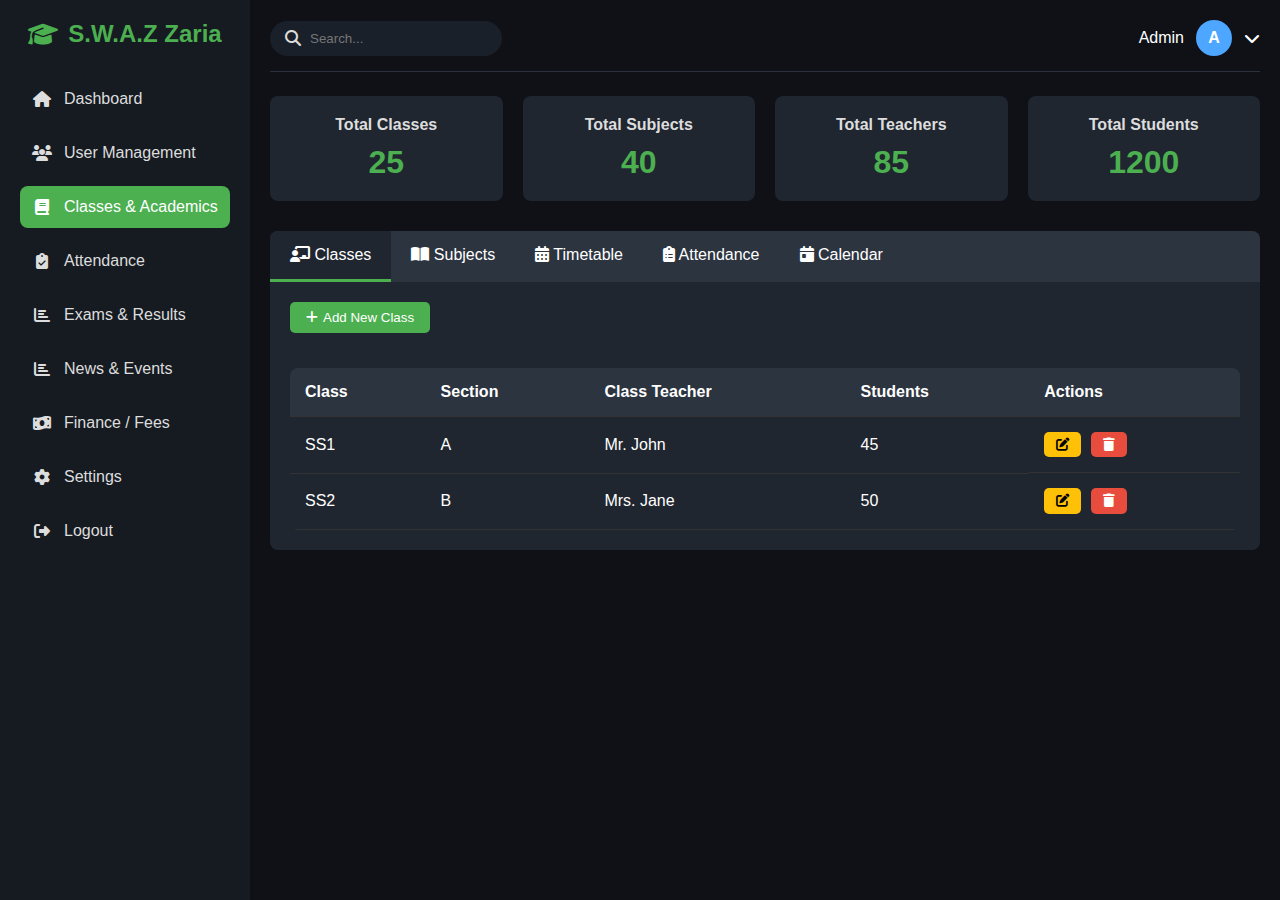
<file: School Management System/admin/classes.html>
<!DOCTYPE html>
<html lang="en">
<head>
  <meta charset="UTF-8">
  <meta name="viewport" content="width=device-width, initial-scale=1.0">
  <title>Classes & Academics - Admin Dashboard</title>
  <link rel="stylesheet" href="https://cdnjs.cloudflare.com/ajax/libs/font-awesome/6.4.0/css/all.min.css">
  
  <style>
    :root {
      --primary-bg: #0f1117;
      --sidebar-bg: #161b22;
      --card-bg: #1f2630;
      --accent-color: #4caf50;
      --hover-color: #348337;
      --text-color: #fff;
      --text-secondary: #ddd;
      --success-color: #28a745;
      --warning-color: #ffc107;
      --danger-color: #e74c3c;
      --border-radius: 8px;
    }

    * {
      box-sizing: border-box;
      margin: 0;
      padding: 0;
    }

    body {
      font-family: 'Segoe UI', Tahoma, Geneva, Verdana, sans-serif;
      background: var(--primary-bg);
      color: var(--text-color);
      display: flex;
      min-height: 100vh;
      position: relative;
    }

    /* Sidebar */
    .sidebar {
      width: 250px;
      background: var(--sidebar-bg);
      padding: 20px;
      height: 100vh;
      position: fixed;
      top: 0;
      left: 0;
      transition: transform 0.3s ease;
      overflow-y: auto;
      z-index: 1000;
    }

    .sidebar .logo {
      color: var(--accent-color);
      text-align: center;
      margin-bottom: 30px;
      display: flex;
      align-items: center;
      justify-content: center;
      gap: 10px;
    }

    .logo-icon {
      font-size: 1.5rem;
    }

    .sidebar .nav-links {
      list-style: none;
      padding: 0;
      margin: 0;
    }

    .sidebar .nav-links li {
      margin: 12px 0;
    }

    .sidebar .nav-links a {
      text-decoration: none;
      color: var(--text-secondary);
      display: flex;
      align-items: center;
      gap: 12px;
      font-weight: 500;
      padding: 12px;
      border-radius: var(--border-radius);
      transition: all 0.3s;
    }

    .sidebar .nav-links a:hover {
      background: var(--accent-color);
      color: var(--text-color);
    }

    .sidebar .nav-links a.active {
      background: var(--accent-color);
      color: var(--text-color);
    }

    .sidebar .nav-links i {
      width: 20px;
      text-align: center;
    }

    /* Overlay for mobile */
    .overlay {
      display: none;
      position: fixed;
      top: 0;
      left: 0;
      width: 100%;
      height: 100%;
      background: rgba(0, 0, 0, 0.5);
      z-index: 999;
    }

    /* Main content */
    .main-content {
      flex: 1;
      margin-left: 250px;
      padding: 20px;
      transition: margin-left 0.3s ease;
    }

    /* Topbar */
    .topbar {
      display: flex;
      justify-content: space-between;
      align-items: center;
      margin-bottom: 24px;
      padding-bottom: 15px;
      border-bottom: 1px solid #2a303c;
    }

    .search-box {
      position: relative;
      flex: 1;
      max-width: 400px;
    }

    .search-box input {
      padding: 10px 15px 10px 40px;
      border-radius: 20px;
      border: none;
      outline: none;
      width: 100%;
      background: #1a2029;
      color: var(--text-color);
    }

    .search-box i {
      position: absolute;
      left: 15px;
      top: 50%;
      transform: translateY(-50%);
      color: var(--text-secondary);
    }

    .profile {
      display: flex;
      align-items: center;
      gap: 12px;
      margin-left: 20px;
    }

    .profile-img {
      width: 36px;
      height: 36px;
      border-radius: 50%;
      background: #4da6ff;
      display: flex;
      align-items: center;
      justify-content: center;
      font-weight: bold;
    }

    .hamburger {
      cursor: pointer;
      font-size: 24px;
      margin-right: 15px;
      display: none;
    }

    /* Cards */
    .cards {
      display: grid;
      grid-template-columns: repeat(auto-fit, minmax(220px, 1fr));
      gap: 20px;
      margin-bottom: 30px;
    }

    .card {
      background: var(--card-bg);
      padding: 20px;
      border-radius: var(--border-radius);
      text-align: center;
      transition: transform 0.3s;
    }

    .card:hover {
      transform: translateY(-5px);
      box-shadow: 0 5px 15px rgba(0, 0, 0, 0.2);
    }

    .card h3 {
      font-size: 1rem;
      margin-bottom: 10px;
      color: var(--text-secondary);
    }

    .card p {
      font-size: 2rem;
      font-weight: bold;
      color: var(--accent-color);
    }

    /* Tabs */
    .tabs-container {
      background: var(--card-bg);
      border-radius: var(--border-radius);
      overflow: hidden;
      margin-bottom: 20px;
    }

    .tabs {
      display: flex;
      gap: 0;
      background: #2c3440;
      overflow-x: auto;
      scrollbar-width: none;
    }

    .tabs::-webkit-scrollbar {
      display: none;
    }

    .tab {
      padding: 15px 20px;
      cursor: pointer;
      white-space: nowrap;
      transition: background 0.3s;
      border-bottom: 3px solid transparent;
    }

    .tab:hover {
      background: #3a4455;
    }

    .tab.active {
      background: var(--card-bg);
      border-bottom: 3px solid var(--accent-color);
    }

    .tab-content {
      display: none;
      padding: 20px;
    }

    .tab-content.active {
      display: block;
    }

    /* Table */
    .table-container {
      overflow-x: auto;
      border-radius: var(--border-radius);
      margin-top: 20px;
    }

    table {
      width: 100%;
      border-collapse: collapse;
      min-width: 600px;
    }

    th, td {
      padding: 15px;
      text-align: left;
      border-bottom: 1px solid #333;
    }

    th {
      background: #2c3440;
      font-weight: 600;
    }

    tr:hover {
      background: #2a303c;
    }

    .btn {
      padding: 8px 16px;
      border: none;
      border-radius: 5px;
      cursor: pointer;
      font-weight: 500;
      transition: all 0.3s;
      display: inline-flex;
      align-items: center;
      gap: 5px;
    }

    .btn:hover {
      opacity: 0.9;
      transform: translateY(-2px);
    }

    .btn-add { 
      background: var(--accent-color); 
      color: white; 
      margin-bottom: 15px;
    }

    .btn-edit { 
      background: var(--warning-color); 
      color: black; 
      padding: 6px 12px;
      margin-right: 5px;
    }

    .btn-delete { 
      background: var(--danger-color); 
      color: white; 
      padding: 6px 12px;
    }

    .action-buttons {
      display: flex;
      gap: 5px;
    }

    /* Mobile first adjustments */
    @media screen and (max-width: 992px) {
      .cards {
        grid-template-columns: repeat(2, 1fr);
      }
    }

    @media screen and (max-width: 768px) {
      .sidebar {
        transform: translateX(-100%);
        box-shadow: 2px 0 10px rgba(0, 0, 0, 0.2);
      }
      
      .sidebar.active {
        transform: translateX(0);
      }
      
      .overlay.active {
        display: block;
      }
      
      .main-content {
        margin-left: 0;
        width: 100%;
      }
      
      .hamburger {
        display: block;
      }
      
      .tabs {
        flex-wrap: nowrap;
        overflow-x: auto;
      }
      
      .tab {
        padding: 12px 15px;
        font-size: 0.9rem;
      }
    }

    @media screen and (max-width: 576px) {
      .cards {
        grid-template-columns: 1fr;
      }
      
      .topbar {
        flex-direction: column;
        align-items: flex-start;
        gap: 15px;
      }
      
      .search-box {
        max-width: 100%;
      }
      
      .profile {
        margin-left: 0;
        align-self: flex-end;
      }
      
      .tab {
        padding: 10px 12px;
        font-size: 0.85rem;
      }
    }

    /* Status indicators */
    .status {
      display: inline-block;
      padding: 5px 10px;
      border-radius: 20px;
      font-size: 0.85rem;
    }
    
    .status-present {
      background: rgba(40, 167, 69, 0.2);
      color: #28a745;
    }
    
    .status-absent {
      background: rgba(231, 76, 60, 0.2);
      color: #e74c3c;
    }
  </style>
</head>
<body>
  <!-- Overlay for mobile -->
  <div class="overlay" id="overlay"></div>

  <!-- Sidebar -->
  <div class="sidebar" id="sidebar">
    <div class="logo">
      <i class="fas fa-graduation-cap logo-icon"></i>
      <h2>S.W.A.Z Zaria</h2>
    </div>
    <ul class="nav-links">
      <li><a href="admin_dashboard.html"><i class="fas fa-home"></i> Dashboard</a></li>
      <li><a href="User_management.html"><i class="fas fa-users"></i> User Management</a></li>
      <li><a href="classes.html" class="active"><i class="fas fa-book"></i> Classes & Academics</a></li>
      <li><a href="attendance.html"><i class="fas fa-clipboard-check"></i> Attendance</a></li>
      <li><a href="exams.html"><i class="fas fa-chart-bar"></i> Exams & Results</a></li>
      <li><a href="news.html"><i class="fas fa-chart-bar"></i> News & Events</a></li>
      <li><a href="fees.html"><i class="fas fa-money-bill-wave"></i> Finance / Fees</a></li>
      <li><a href="settings.html"><i class="fas fa-cog"></i> Settings</a></li>
      <li><a href="#"><i class="fas fa-sign-out-alt"></i> Logout</a></li>
    </ul>
  </div>

  <!-- Main content -->
  <div class="main-content" id="main-content">
    <div class="topbar">
      <div class="left-section">
        <span class="hamburger" id="hamburger">
          <i class="fas fa-bars">&#9776;</i>
        </span>
        <div class="search-box">
          <i class="fas fa-search"></i>
          <input type="text" placeholder="Search...">
        </div>
      </div>
      <div class="profile">
        <span>Admin</span>
        <div class="profile-img">A</div>
        <i class="fas fa-chevron-down"></i>
      </div>
    </div>

    <!-- Overview Cards -->
    <div class="cards">
      <div class="card">
        <h3>Total Classes</h3>
        <p>25</p>
      </div>
      <div class="card">
        <h3>Total Subjects</h3>
        <p>40</p>
      </div>
      <div class="card">
        <h3>Total Teachers</h3>
        <p>85</p>
      </div>
      <div class="card">
        <h3>Total Students</h3>
        <p>1200</p>
      </div>
    </div>

    <!-- Tabs Container -->
    <div class="tabs-container">
      <div class="tabs">
        <div class="tab active" data-tab="classes">
          <i class="fas fa-chalkboard-teacher"></i> Classes
        </div>
        <div class="tab" data-tab="subjects">
          <i class="fas fa-book-open"></i> Subjects
        </div>
        <div class="tab" data-tab="timetable">
          <i class="fas fa-calendar-alt"></i> Timetable
        </div>
        <div class="tab" data-tab="attendance">
          <i class="fas fa-clipboard-list"></i> Attendance
        </div>
        <div class="tab" data-tab="calendar">
          <i class="fas fa-calendar-day"></i> Calendar
        </div>
      </div>

      <!-- Tab Content -->
      <div id="classes" class="tab-content active">
        <button class="btn btn-add"><i class="fas fa-plus"></i> Add New Class</button>
        <div class="table-container">
          <table>
            <thead>
              <tr>
                <th>Class</th>
                <th>Section</th>
                <th>Class Teacher</th>
                <th>Students</th>
                <th>Actions</th>
              </tr>
            </thead>
            <tbody>
              <tr>
                <td>SS1</td>
                <td>A</td>
                <td>Mr. John</td>
                <td>45</td>
                <td class="action-buttons">
                  <button class="btn btn-edit"><i class="fas fa-edit"></i></button>
                  <button class="btn btn-delete"><i class="fas fa-trash"></i></button>
                </td>
              </tr>
              <tr>
                <td>SS2</td>
                <td>B</td>
                <td>Mrs. Jane</td>
                <td>50</td>
                <td class="action-buttons">
                  <button class="btn btn-edit"><i class="fas fa-edit"></i></button>
                  <button class="btn btn-delete"><i class="fas fa-trash"></i></button>
                </td>
              </tr>
            </tbody>
          </table>
        </div>
      </div>

      <div id="subjects" class="tab-content">
        <button class="btn btn-add"><i class="fas fa-plus"></i> Add New Subject</button>
        <div class="table-container">
          <table>
            <thead>
              <tr>
                <th>Subject</th>
                <th>Class</th>
                <th>Assigned Teacher</th>
                <th>Actions</th>
              </tr>
            </thead>
            <tbody>
              <tr>
                <td>Mathematics</td>
                <td>All</td>
                <td>Mr. Paul</td>
                <td class="action-buttons">
                  <button class="btn btn-edit"><i class="fas fa-edit"></i></button>
                  <button class="btn btn-delete"><i class="fas fa-trash"></i></button>
                </td>
              </tr>
              <tr>
                <td>Biology</td>
                <td>SS2</td>
                <td>Mrs. Grace</td>
                <td class="action-buttons">
                  <button class="btn btn-edit"><i class="fas fa-edit"></i></button>
                  <button class="btn btn-delete"><i class="fas fa-trash"></i></button>
                </td>
              </tr>
            </tbody>
          </table>
        </div>
      </div>

      <div id="timetable" class="tab-content">
        <button class="btn btn-add"><i class="fas fa-upload"></i> Upload Timetable</button>
        <div class="timetable-preview">
          <p>Weekly timetable preview will show here...</p>
          <!-- Timetable content would go here -->
        </div>
      </div>

      <div id="attendance" class="tab-content">
        <button class="btn btn-add"><i class="fas fa-plus"></i> Mark Attendance</button>
        <div class="table-container">
          <table>
            <thead>
              <tr>
                <th>Student</th>
                <th>Date</th>
                <th>Status</th>
                <th>Actions</th>
              </tr>
            </thead>
            <tbody>
              <tr>
                <td>Michael</td>
                <td>2025-09-10</td>
                <td><span class="status status-present">Present</span></td>
                <td class="action-buttons">
                  <button class="btn btn-edit"><i class="fas fa-edit"></i></button>
                </td>
              </tr>
              <tr>
                <td>Sarah</td>
                <td>2025-09-10</td>
                <td><span class="status status-absent">Absent</span></td>
                <td class="action-buttons">
                  <button class="btn btn-edit"><i class="fas fa-edit"></i></button>
                </td>
              </tr>
            </tbody>
          </table>
        </div>
      </div>

      <div id="calendar" class="tab-content">
        <button class="btn btn-add"><i class="fas fa-plus"></i> Add Event</button>
        <div class="calendar-preview">
          <p>Academic calendar with terms, holidays, and events will display here...</p>
          <!-- Calendar content would go here -->
        </div>
      </div>
    </div>
  </div>

  <!-- JS -->
  <script>
    document.addEventListener('DOMContentLoaded', function() {
      const hamburger = document.getElementById("hamburger");
      const sidebar = document.getElementById("sidebar");
      const overlay = document.getElementById("overlay");
      const tabs = document.querySelectorAll(".tab");
      const tabContents = document.querySelectorAll(".tab-content");
      
      // Sidebar toggle with overlay
      function toggleSidebar() {
        sidebar.classList.toggle("active");
        overlay.classList.toggle("active");
        document.body.classList.toggle("no-scroll");
      }
      
      hamburger.addEventListener("click", toggleSidebar);
      overlay.addEventListener("click", toggleSidebar);
      
      // Tab switching
      tabs.forEach(tab => {
        tab.addEventListener("click", () => {
          tabs.forEach(t => t.classList.remove("active"));
          tab.classList.add("active");
          
          const target = tab.getAttribute("data-tab");
          tabContents.forEach(content => {
            content.classList.remove("active");
            if(content.id === target) {
              content.classList.add("active");
            }
          });
        });
      });
      
      // Handle window resize
      function handleResize() {
        if (window.innerWidth > 768) {
          sidebar.classList.remove("active");
          overlay.classList.remove("active");
        }
      }
      
      window.addEventListener('resize', handleResize);
    });
  </script>
</body>
</html>
</file>
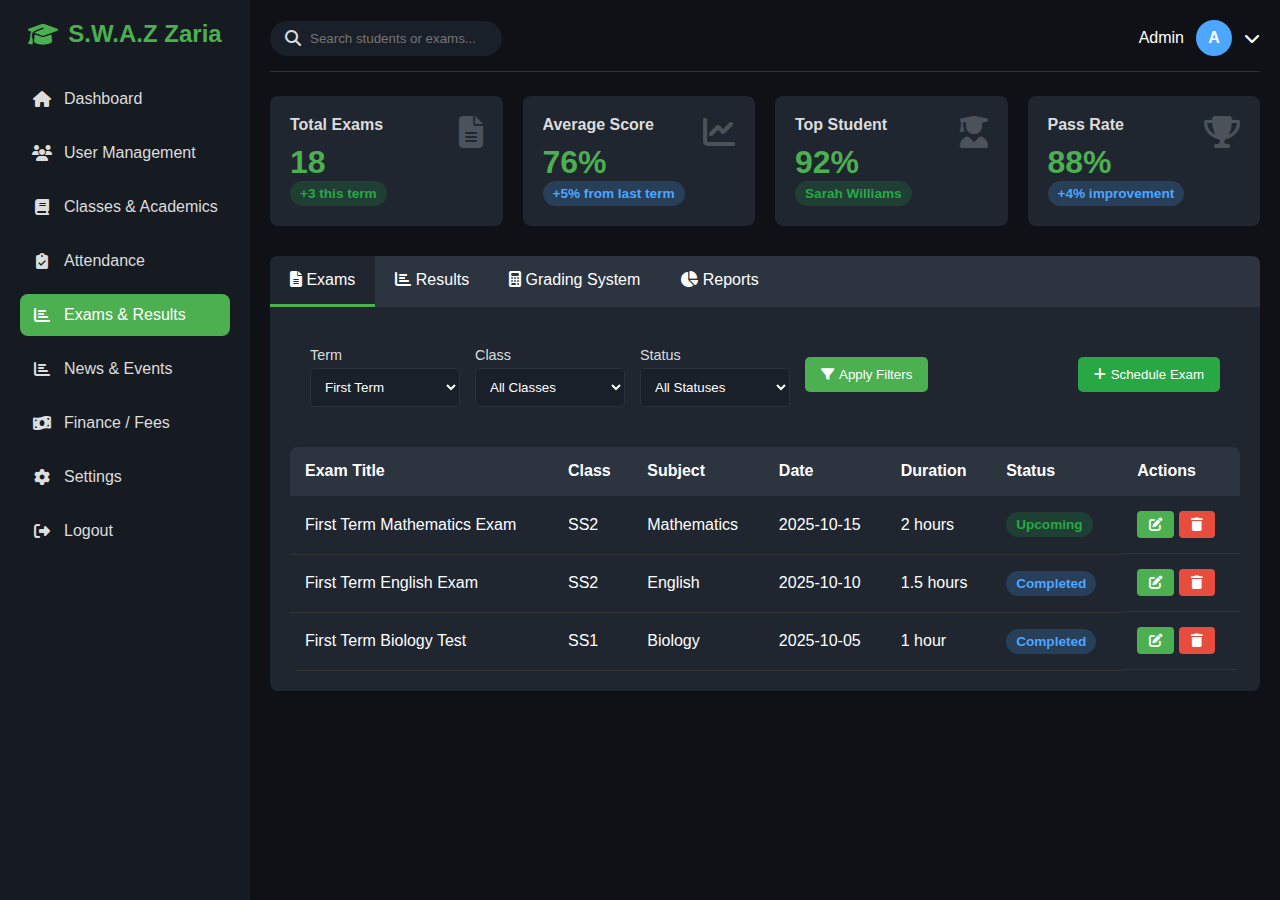
<file: School Management System/admin/exams.html>
<!DOCTYPE html>
<html lang="en">
<head>
  <meta charset="UTF-8">
  <meta name="viewport" content="width=device-width, initial-scale=1.0">
  <title>Exams & Results - S.W.A.Z Zaria</title>
  <link rel="stylesheet" href="https://cdnjs.cloudflare.com/ajax/libs/font-awesome/6.4.0/css/all.min.css">
  
  <style>
    :root {
      --primary-bg: #0f1117;
      --sidebar-bg: #161b22;
      --card-bg: #1f2630;
      --accent-color: #4caf50;
      --hover-color: #348337;
      --text-color: #fff;
      --text-secondary: #ddd;
      --success-color: #28a745;
      --warning-color: #ffc107;
      --danger-color: #e74c3c;
      --border-radius: 8px;
    }

    * {
      box-sizing: border-box;
      margin: 0;
      padding: 0;
    }

    body {
      font-family: 'Segoe UI', Tahoma, Geneva, Verdana, sans-serif;
      background: var(--primary-bg);
      color: var(--text-color);
      display: flex;
      min-height: 100vh;
      position: relative;
    }

    /* Sidebar */
    .sidebar {
      width: 250px;
      background: var(--sidebar-bg);
      padding: 20px;
      height: 100vh;
      position: fixed;
      top: 0;
      left: 0;
      transition: transform 0.3s ease;
      overflow-y: auto;
      z-index: 1000;
    }

    .sidebar .logo {
      color: var(--accent-color);
      text-align: center;
      margin-bottom: 30px;
      display: flex;
      align-items: center;
      justify-content: center;
      gap: 10px;
    }

    .logo-icon {
      font-size: 1.5rem;
    }

    .sidebar .nav-links {
      list-style: none;
      padding: 0;
      margin: 0;
    }

    .sidebar .nav-links li {
      margin: 12px 0;
    }

    .sidebar .nav-links a {
      text-decoration: none;
      color: var(--text-secondary);
      display: flex;
      align-items: center;
      gap: 12px;
      font-weight: 500;
      padding: 12px;
      border-radius: var(--border-radius);
      transition: all 0.3s;
    }

    .sidebar .nav-links a:hover {
      background: var(--accent-color);
      color: var(--text-color);
    }

    .sidebar .nav-links a.active {
      background: var(--accent-color);
      color: var(--text-color);
    }

    .sidebar .nav-links i {
      width: 20px;
      text-align: center;
    }

    /* Overlay for mobile */
    .overlay {
      display: none;
      position: fixed;
      top: 0;
      left: 0;
      width: 100%;
      height: 100%;
      background: rgba(0, 0, 0, 0.5);
      z-index: 999;
    }

    /* Main content */
    .main-content {
      flex: 1;
      margin-left: 250px;
      padding: 20px;
      transition: margin-left 0.3s ease;
    }

    /* Topbar */
    .topbar {
      display: flex;
      justify-content: space-between;
      align-items: center;
      margin-bottom: 24px;
      padding-bottom: 15px;
      border-bottom: 1px solid #2a303c;
    }

    .search-box {
      position: relative;
      flex: 1;
      max-width: 400px;
    }

    .search-box input {
      padding: 10px 15px 10px 40px;
      border-radius: 20px;
      border: none;
      outline: none;
      width: 100%;
      background: #1a2029;
      color: var(--text-color);
    }

    .search-box i {
      position: absolute;
      left: 15px;
      top: 50%;
      transform: translateY(-50%);
      color: var(--text-secondary);
    }

    .profile {
      display: flex;
      align-items: center;
      gap: 12px;
      margin-left: 20px;
    }

    .profile-img {
      width: 36px;
      height: 36px;
      border-radius: 50%;
      background: #4da6ff;
      display: flex;
      align-items: center;
      justify-content: center;
      font-weight: bold;
    }

    .hamburger {
      cursor: pointer;
      font-size: 24px;
      margin-right: 15px;
      display: none;
    }

    /* Cards */
    .cards {
      display: grid;
      grid-template-columns: repeat(auto-fit, minmax(220px, 1fr));
      gap: 20px;
      margin-bottom: 30px;
    }

    .card {
      background: var(--card-bg);
      padding: 20px;
      border-radius: var(--border-radius);
      transition: transform 0.3s;
      position: relative;
      overflow: hidden;
    }

    .card:hover {
      transform: translateY(-5px);
      box-shadow: 0 5px 15px rgba(0, 0, 0, 0.2);
    }

    .card h3 {
      font-size: 1rem;
      margin-bottom: 10px;
      color: var(--text-secondary);
    }

    .card p {
      font-size: 2rem;
      font-weight: bold;
      color: var(--accent-color);
    }

    .card-icon {
      position: absolute;
      right: 20px;
      top: 20px;
      font-size: 2rem;
      opacity: 0.2;
    }

    /* Tabs */
    .tabs-container {
      background: var(--card-bg);
      border-radius: var(--border-radius);
      overflow: hidden;
      margin-bottom: 20px;
    }

    .tabs {
      display: flex;
      gap: 0;
      background: #2c3440;
      overflow-x: auto;
      scrollbar-width: none;
    }

    .tabs::-webkit-scrollbar {
      display: none;
    }

    .tab {
      padding: 15px 20px;
      cursor: pointer;
      white-space: nowrap;
      transition: background 0.3s;
      border-bottom: 3px solid transparent;
    }

    .tab:hover {
      background: #3a4455;
    }

    .tab.active {
      background: var(--card-bg);
      border-bottom: 3px solid var(--accent-color);
    }

    .tab-content {
      display: none;
      padding: 20px;
    }

    .tab-content.active {
      display: block;
    }

    /* Filters */
    .filters {
      background: var(--card-bg);
      padding: 20px;
      border-radius: var(--border-radius);
      margin-bottom: 20px;
      display: flex;
      flex-wrap: wrap;
      gap: 15px;
      align-items: center;
    }

    .filter-group {
      display: flex;
      flex-direction: column;
      gap: 5px;
    }

    .filter-group label {
      font-size: 0.9rem;
      color: var(--text-secondary);
    }

    .filter-group select, .filter-group input {
      padding: 10px;
      border-radius: 5px;
      border: 1px solid #2a303c;
      background: #1a2029;
      color: var(--text-color);
      min-width: 150px;
    }

    /* Table */
    .table-container {
      overflow-x: auto;
      border-radius: var(--border-radius);
      margin-top: 20px;
    }

    table {
      width: 100%;
      border-collapse: collapse;
      min-width: 800px;
    }

    th, td {
      padding: 15px;
      text-align: left;
      border-bottom: 1px solid #333;
    }

    th {
      background: #2c3440;
      font-weight: 600;
    }

    tr:hover {
      background: #2a303c;
    }

    /* Action buttons */
    .btn {
      padding: 10px 16px;
      border: none;
      border-radius: 5px;
      cursor: pointer;
      font-weight: 500;
      transition: all 0.3s;
      display: inline-flex;
      align-items: center;
      gap: 5px;
      margin-bottom: 15px;
    }

    .btn:hover {
      opacity: 0.9;
      transform: translateY(-2px);
    }

    .btn-primary { 
      background: var(--accent-color); 
      color: white; 
    }

    .btn-success { 
      background: var(--success-color); 
      color: white; 
    }

    .btn-warning { 
      background: var(--warning-color); 
      color: black; 
    }

    .btn-danger { 
      background: var(--danger-color); 
      color: white; 
    }

    .btn-secondary { 
      background: #6c757d; 
      color: white; 
    }

    .action-buttons {
      display: flex;
      gap: 5px;
    }

    .action-btn {
      padding: 6px 12px;
      border: none;
      border-radius: 4px;
      cursor: pointer;
      font-weight: 500;
      transition: all 0.3s;
    }

    .action-btn:hover {
      opacity: 0.9;
    }

    /* Stats section */
    .stats-container {
      display: grid;
      grid-template-columns: 1fr 1fr;
      gap: 20px;
      margin-bottom: 20px;
    }

    .chart-container, .summary {
      background: var(--card-bg);
      padding: 20px;
      border-radius: var(--border-radius);
    }

    .chart-placeholder {
      height: 250px;
      background: linear-gradient(45deg, #1a2029, #2a303c);
      border-radius: var(--border-radius);
      display: flex;
      align-items: center;
      justify-content: center;
      color: var(--text-secondary);
    }

    .summary-stats {
      list-style: none;
    }

    .summary-stats li {
      padding: 12px 0;
      border-bottom: 1px solid #2a303c;
      display: flex;
      justify-content: space-between;
    }

    .summary-stats li:last-child {
      border-bottom: none;
    }

    .progress-bar {
      height: 8px;
      background: #2a303c;
      border-radius: 4px;
      margin-top: 5px;
      overflow: hidden;
    }

    .progress {
      height: 100%;
      border-radius: 4px;
    }

    /* Grade indicators */
    .grade {
      display: inline-block;
      padding: 5px 10px;
      border-radius: 20px;
      font-size: 0.85rem;
      font-weight: bold;
    }
    
    .grade-a {
      background: rgba(40, 167, 69, 0.2);
      color: #28a745;
    }
    
    .grade-b {
      background: rgba(77, 166, 255, 0.2);
      color: #4da6ff;
    }
    
    .grade-c {
      background: rgba(255, 193, 7, 0.2);
      color: #ffc107;
    }
    
    .grade-d {
      background: rgba(255, 132, 0, 0.2);
      color: #ff8400;
    }
    
    .grade-f {
      background: rgba(231, 76, 60, 0.2);
      color: #e74c3c;
    }

    /* Mobile first adjustments */
    @media screen and (max-width: 992px) {
      .cards {
        grid-template-columns: repeat(2, 1fr);
      }
      
      .stats-container {
        grid-template-columns: 1fr;
      }
    }

    @media screen and (max-width: 768px) {
      .sidebar {
        transform: translateX(-100%);
        box-shadow: 2px 0 10px rgba(0, 0, 0, 0.2);
      }
      
      .sidebar.active {
        transform: translateX(0);
      }
      
      .overlay.active {
        display: block;
      }
      
      .main-content {
        margin-left: 0;
        width: 100%;
      }
      
      .hamburger {
        display: block;
      }
      
      .cards {
        grid-template-columns: 1fr;
      }
      
      .filters {
        flex-direction: column;
        align-items: flex-start;
      }
      
      .filter-group {
        width: 100%;
      }
      
      .filter-group select, .filter-group input {
        width: 100%;
      }
      
      .tabs {
        flex-wrap: nowrap;
        overflow-x: auto;
      }
      
      .tab {
        padding: 12px 15px;
        font-size: 0.9rem;
      }
    }

    @media screen and (max-width: 576px) {
      .topbar {
        flex-direction: column;
        align-items: flex-start;
        gap: 15px;
      }
      
      .search-box {
        max-width: 100%;
      }
      
      .profile {
        margin-left: 0;
        align-self: flex-end;
      }
      
      .action-buttons {
        flex-direction: column;
        gap: 5px;
      }
    }
  </style>
</head>
<body>
  <!-- Overlay for mobile -->
  <div class="overlay" id="overlay"></div>

  <!-- Sidebar -->
  <div class="sidebar" id="sidebar">
    <div class="logo">
      <i class="fas fa-graduation-cap logo-icon"></i>
      <h2>S.W.A.Z Zaria</h2>
    </div>
    <ul class="nav-links">
    <li><a href="admin_dashboard.html"><i class="fas fa-home"></i> Dashboard</a></li>
      <li><a href="User_management.html" ><i class="fas fa-users"></i> User Management</a></li>
      <li><a href="classes.html"><i class="fas fa-book"></i> Classes & Academics</a></li>
      <li><a href="attendance.html"><i class="fas fa-clipboard-check"></i> Attendance</a></li>
      <li><a href="exams.html" class="active"><i class="fas fa-chart-bar"></i> Exams & Results</a></li>
      <li><a href="news.html"><i class="fas fa-chart-bar"></i> News & Events</a></li>
      <li><a href="fees.html"><i class="fas fa-money-bill-wave"></i> Finance / Fees</a></li>
      <li><a href="settings.html"><i class="fas fa-cog"></i> Settings</a></li>
      <li><a href="#"><i class="fas fa-sign-out-alt"></i> Logout</a></li>    </ul>
  </div>

  <!-- Main content -->
  <div class="main-content" id="main-content">
    <div class="topbar">
      <div class="left-section">
        <span class="hamburger" id="hamburger">
          <i class="fas fa-bars">&#9776;</i>
        </span>
        <div class="search-box">
          <i class="fas fa-search"></i>
          <input type="text" placeholder="Search students or exams...">
        </div>
      </div>
      <div class="profile">
        <span>Admin</span>
        <div class="profile-img">A</div>
        <i class="fas fa-chevron-down"></i>
      </div>
    </div>

    <!-- Overview Cards -->
    <div class="cards">
      <div class="card">
        <i class="fas fa-file-alt card-icon"></i>
        <h3>Total Exams</h3>
        <p>18</p>
        <span class="grade grade-a">+3 this term</span>
      </div>
      <div class="card">
        <i class="fas fa-chart-line card-icon"></i>
        <h3>Average Score</h3>
        <p>76%</p>
        <span class="grade grade-b">+5% from last term</span>
      </div>
      <div class="card">
        <i class="fas fa-user-graduate card-icon"></i>
        <h3>Top Student</h3>
        <p>92%</p>
        <span class="grade grade-a">Sarah Williams</span>
      </div>
      <div class="card">
        <i class="fas fa-trophy card-icon"></i>
        <h3>Pass Rate</h3>
        <p>88%</p>
        <span class="grade grade-b">+4% improvement</span>
      </div>
    </div>

    <!-- Tabs Container -->
    <div class="tabs-container">
      <div class="tabs">
        <div class="tab active" data-tab="exams">
          <i class="fas fa-file-alt"></i> Exams
        </div>
        <div class="tab" data-tab="results">
          <i class="fas fa-chart-bar"></i> Results
        </div>
        <div class="tab" data-tab="grading">
          <i class="fas fa-calculator"></i> Grading System
        </div>
        <div class="tab" data-tab="reports">
          <i class="fas fa-chart-pie"></i> Reports
        </div>
      </div>

      <!-- Exams Tab Content -->
      <div id="exams" class="tab-content active">
        <div class="filters">
          <div class="filter-group">
            <label for="term-select">Term</label>
            <select id="term-select">
              <option value="">All Terms</option>
              <option value="1" selected>First Term</option>
              <option value="2">Second Term</option>
              <option value="3">Third Term</option>
            </select>
          </div>
          
          <div class="filter-group">
            <label for="class-select">Class</label>
            <select id="class-select">
              <option value="">All Classes</option>
              <option value="ss1">SS1</option>
              <option value="ss2">SS2</option>
              <option value="ss3">SS3</option>
            </select>
          </div>
          
          <div class="filter-group">
            <label for="status-select">Status</label>
            <select id="status-select">
              <option value="">All Statuses</option>
              <option value="upcoming">Upcoming</option>
              <option value="completed">Completed</option>
              <option value="cancelled">Cancelled</option>
            </select>
          </div>
          
          <div class="filter-group" style="align-self: flex-end;">
            <button class="btn btn-primary"><i class="fas fa-filter"></i> Apply Filters</button>
          </div>
          
          <div class="filter-group" style="align-self: flex-end; margin-left: auto;">
            <button class="btn btn-success"><i class="fas fa-plus"></i> Schedule Exam</button>
          </div>
        </div>

        <div class="table-container">
          <table>
            <thead>
              <tr>
                <th>Exam Title</th>
                <th>Class</th>
                <th>Subject</th>
                <th>Date</th>
                <th>Duration</th>
                <th>Status</th>
                <th>Actions</th>
              </tr>
            </thead>
            <tbody>
              <tr>
                <td>First Term Mathematics Exam</td>
                <td>SS2</td>
                <td>Mathematics</td>
                <td>2025-10-15</td>
                <td>2 hours</td>
                <td><span class="grade grade-a">Upcoming</span></td>
                <td class="action-buttons">
                  <button class="action-btn btn-primary"><i class="fas fa-edit"></i></button>
                  <button class="action-btn btn-danger"><i class="fas fa-trash"></i></button>
                </td>
              </tr>
              <tr>
                <td>First Term English Exam</td>
                <td>SS2</td>
                <td>English</td>
                <td>2025-10-10</td>
                <td>1.5 hours</td>
                <td><span class="grade grade-b">Completed</span></td>
                <td class="action-buttons">
                  <button class="action-btn btn-primary"><i class="fas fa-edit"></i></button>
                  <button class="action-btn btn-danger"><i class="fas fa-trash"></i></button>
                </td>
              </tr>
              <tr>
                <td>First Term Biology Test</td>
                <td>SS1</td>
                <td>Biology</td>
                <td>2025-10-05</td>
                <td>1 hour</td>
                <td><span class="grade grade-b">Completed</span></td>
                <td class="action-buttons">
                  <button class="action-btn btn-primary"><i class="fas fa-edit"></i></button>
                  <button class="action-btn btn-danger"><i class="fas fa-trash"></i></button>
                </td>
              </tr>
            </tbody>
          </table>
        </div>
      </div>

      <!-- Results Tab Content -->
      <div id="results" class="tab-content">
        <div class="filters">
          <div class="filter-group">
            <label for="result-term">Term</label>
            <select id="result-term">
              <option value="1" selected>First Term</option>
              <option value="2">Second Term</option>
              <option value="3">Third Term</option>
            </select>
          </div>
          
          <div class="filter-group">
            <label for="result-class">Class</label>
            <select id="result-class">
              <option value="ss1">SS1</option>
              <option value="ss2" selected>SS2</option>
              <option value="ss3">SS3</option>
            </select>
          </div>
          
          <div class="filter-group">
            <label for="result-exam">Exam</label>
            <select id="result-exam">
              <option value="all">All Exams</option>
              <option value="math">Mathematics</option>
              <option value="english">English</option>
              <option value="biology">Biology</option>
            </select>
          </div>
          
          <div class="filter-group" style="align-self: flex-end;">
            <button class="btn btn-primary"><i class="fas fa-filter"></i> Apply Filters</button>
          </div>
          
          <div class="filter-group" style="align-self: flex-end; margin-left: auto;">
            <button class="btn btn-success"><i class="fas fa-download"></i> Export Results</button>
          </div>
        </div>

        <div class="stats-container">
          <div class="chart-container">
            <h3>Class Performance Overview</h3>
            <div class="chart-placeholder">
              <i class="fas fa-chart-bar" style="font-size: 3rem; margin-right: 15px;"></i>
              Performance Chart Visualization
            </div>
          </div>
          
          <div class="summary">
            <h3>Subject-wise Average</h3>
            <ul class="summary-stats">
              <li>
                <span>Mathematics</span>
                <span>81%</span>
                <div class="progress-bar">
                  <div class="progress" style="width: 81%; background: var(--success-color);"></div>
                </div>
              </li>
              <li>
                <span>English</span>
                <span>76%</span>
                <div class="progress-bar">
                  <div class="progress" style="width: 76%; background: var(--accent-color);"></div>
                </div>
              </li>
              <li>
                <span>Biology</span>
                <span>72%</span>
                <div class="progress-bar">
                  <div class="progress" style="width: 72%; background: var(--warning-color);"></div>
                </div>
              </li>
              <li>
                <span>Physics</span>
                <span>68%</span>
                <div class="progress-bar">
                  <div class="progress" style="width: 68%; background: var(--warning-color);"></div>
                </div>
              </li>
            </ul>
          </div>
        </div>

        <div class="table-container">
          <h3>Student Results</h3>
          <table>
            <thead>
              <tr>
                <th>Student ID</th>
                <th>Name</th>
                <th>Mathematics</th>
                <th>English</th>
                <th>Biology</th>
                <th>Physics</th>
                <th>Total</th>
                <th>Average</th>
                <th>Grade</th>
              </tr>
            </thead>
            <tbody>
              <tr>
                <td>STU-001</td>
                <td>Michael Johnson</td>
                <td>85</td>
                <td>78</td>
                <td>82</td>
                <td>80</td>
                <td>325</td>
                <td>81%</td>
                <td><span class="grade grade-a">A</span></td>
              </tr>
              <tr>
                <td>STU-002</td>
                <td>Sarah Williams</td>
                <td>92</td>
                <td>88</td>
                <td>90</td>
                <td>94</td>
                <td>364</td>
                <td>91%</td>
                <td><span class="grade grade-a">A+</span></td>
              </tr>
              <tr>
                <td>STU-003</td>
                <td>David Brown</td>
                <td>76</td>
                <td>72</td>
                <td>68</td>
                <td>70</td>
                <td>286</td>
                <td>72%</td>
                <td><span class="grade grade-b">B</span></td>
              </tr>
              <tr>
                <td>STU-004</td>
                <td>Emily Davis</td>
                <td>65</td>
                <td>70</td>
                <td>68</td>
                <td>62</td>
                <td>265</td>
                <td>66%</td>
                <td><span class="grade grade-c">C</span></td>
              </tr>
            </tbody>
          </table>
        </div>
      </div>

      <!-- Grading System Tab Content -->
      <div id="grading" class="tab-content">
        <button class="btn btn-success"><i class="fas fa-plus"></i> Add Grade Level</button>
        
        <div class="table-container">
          <h3>Grading System</h3>
          <table>
            <thead>
              <tr>
                <th>Grade</th>
                <th>Score Range</th>
                <th>Points</th>
                <th>Description</th>
                <th>Actions</th>
              </tr>
            </thead>
            <tbody>
              <tr>
                <td><span class="grade grade-a">A+</span></td>
                <td>90 - 100</td>
                <td>4.0</td>
                <td>Excellent</td>
                <td class="action-buttons">
                  <button class="action-btn btn-primary"><i class="fas fa-edit"></i></button>
                  <button class="action-btn btn-danger"><i class="fas fa-trash"></i></button>
                </td>
              </tr>
              <tr>
                <td><span class="grade grade-a">A</span></td>
                <td>80 - 89</td>
                <td>4.0</td>
                <td>Very Good</td>
                <td class="action-buttons">
                  <button class="action-btn btn-primary"><i class="fas fa-edit"></i></button>
                  <button class="action-btn btn-danger"><i class="fas fa-trash"></i></button>
                </td>
              </tr>
              <tr>
                <td><span class="grade grade-b">B</span></td>
                <td>70 - 79</td>
                <td>3.0</td>
                <td>Good</td>
                <td class="action-buttons">
                  <button class="action-btn btn-primary"><i class="fas fa-edit"></i></button>
                  <button class="action-btn btn-danger"><i class="fas fa-trash"></i></button>
                </td>
              </tr>
              <tr>
                <td><span class="grade grade-c">C</span></td>
                <td>60 - 69</td>
                <td>2.0</td>
                <td>Average</td>
                <td class="action-buttons">
                  <button class="action-btn btn-primary"><i class="fas fa-edit"></i></button>
                  <button class="action-btn btn-danger"><i class="fas fa-trash"></i></button>
                </td>
              </tr>
              <tr>
                <td><span class="grade grade-d">D</span></td>
                <td>50 - 59</td>
                <td>1.0</td>
                <td>Pass</td>
                <td class="action-buttons">
                  <button class="action-btn btn-primary"><i class="fas fa-edit"></i></button>
                  <button class="action-btn btn-danger"><i class="fas fa-trash"></i></button>
                </td>
              </tr>
              <tr>
                <td><span class="grade grade-f">F</span></td>
                <td>0 - 49</td>
                <td>0.0</td>
                <td>Fail</td>
                <td class="action-buttons">
                  <button class="action-btn btn-primary"><i class="fas fa-edit"></i></button>
                  <button class="action-btn btn-danger"><i class="fas fa-trash"></i></button>
                </td>
              </tr>
            </tbody>
          </table>
        </div>
      </div>

      <!-- Reports Tab Content -->
      <div id="reports" class="tab-content">
        <div class="filters">
          <div class="filter-group">
            <label for="report-type">Report Type</label>
            <select id="report-type">
              <option value="performance">Performance Report</option>
              <option value="comparison">Comparison Report</option>
              <option value="subject">Subject Analysis</option>
              <option value="term">Term-wise Report</option>
            </select>
          </div>
          
          <div class="filter-group">
            <label for="report-class">Class</label>
            <select id="report-class">
              <option value="all">All Classes</option>
              <option value="ss1">SS1</option>
              <option value="ss2">SS2</option>
              <option value="ss3">SS3</option>
            </select>
          </div>
          
          <div class="filter-group">
            <label for="report-term">Term</label>
            <select id="report-term">
              <option value="all">All Terms</option>
              <option value="1">First Term</option>
              <option value="2">Second Term</option>
              <option value="3">Third Term</option>
            </select>
          </div>
          
          <div class="filter-group" style="align-self: flex-end;">
            <button class="btn btn-primary"><i class="fas fa-filter"></i> Generate Report</button>
          </div>
          
          <div class="filter-group" style="align-self: flex-end; margin-left: auto;">
            <button class="btn btn-success"><i class="fas fa-download"></i> Export PDF</button>
          </div>
        </div>

        <div class="chart-container" style="grid-column: 1 / -1;">
          <h3>Academic Performance Report</h3>
          <div class="chart-placeholder">
            <i class="fas fa-chart-pie" style="font-size: 3rem; margin-right: 15px;"></i>
            Detailed Report Visualization
          </div>
        </div>

        <div class="table-container">
          <h3>Detailed Report Data</h3>
          <table>
            <thead>
              <tr>
                <th>Class</th>
                <th>Term</th>
                <th>Total Students</th>
                <th>Average Score</th>
                <th>Pass Rate</th>
                <th>Top Student</th>
                <th>Top Score</th>
              </tr>
            </thead>
            <tbody>
              <tr>
                <td>SS1</td>
                <td>First Term</td>
                <td>45</td>
                <td>74%</td>
                <td>89%</td>
                <td>James Wilson</td>
                <td>92%</td>
              </tr>
              <tr>
                <td>SS2</td>
                <td>First Term</td>
                <td>50</td>
                <td>76%</td>
                <td>92%</td>
                <td>Sarah Williams</td>
                <td>94%</td>
              </tr>
              <tr>
                <td>SS3</td>
                <td>First Term</td>
                <td>48</td>
                <td>79%</td>
                <td>96%</td>
                <td>Robert Thompson</td>
                <td>96%</td>
              </tr>
            </tbody>
          </table>
        </div>
      </div>
    </div>
  </div>

  <!-- JS -->
  <script>
    document.addEventListener('DOMContentLoaded', function() {
      const hamburger = document.getElementById("hamburger");
      const sidebar = document.getElementById("sidebar");
      const overlay = document.getElementById("overlay");
      const tabs = document.querySelectorAll(".tab");
      const tabContents = document.querySelectorAll(".tab-content");
      
      // Sidebar toggle with overlay
      function toggleSidebar() {
        sidebar.classList.toggle("active");
        overlay.classList.toggle("active");
        document.body.classList.toggle("no-scroll");
      }
      
      hamburger.addEventListener("click", toggleSidebar);
      overlay.addEventListener("click", toggleSidebar);
      
      // Tab switching
      tabs.forEach(tab => {
        tab.addEventListener("click", () => {
          tabs.forEach(t => t.classList.remove("active"));
          tab.classList.add("active");
          
          const target = tab.getAttribute("data-tab");
          tabContents.forEach(content => {
            content.classList.remove("active");
            if(content.id === target) {
              content.classList.add("active");
            }
          });
        });
      });
      
      // Handle window resize
      function handleResize() {
        if (window.innerWidth > 768) {
          sidebar.classList.remove("active");
          overlay.classList.remove("active");
        }
      }
      
      window.addEventListener('resize', handleResize);
    });
  </script>
</body>
</html>
</file>
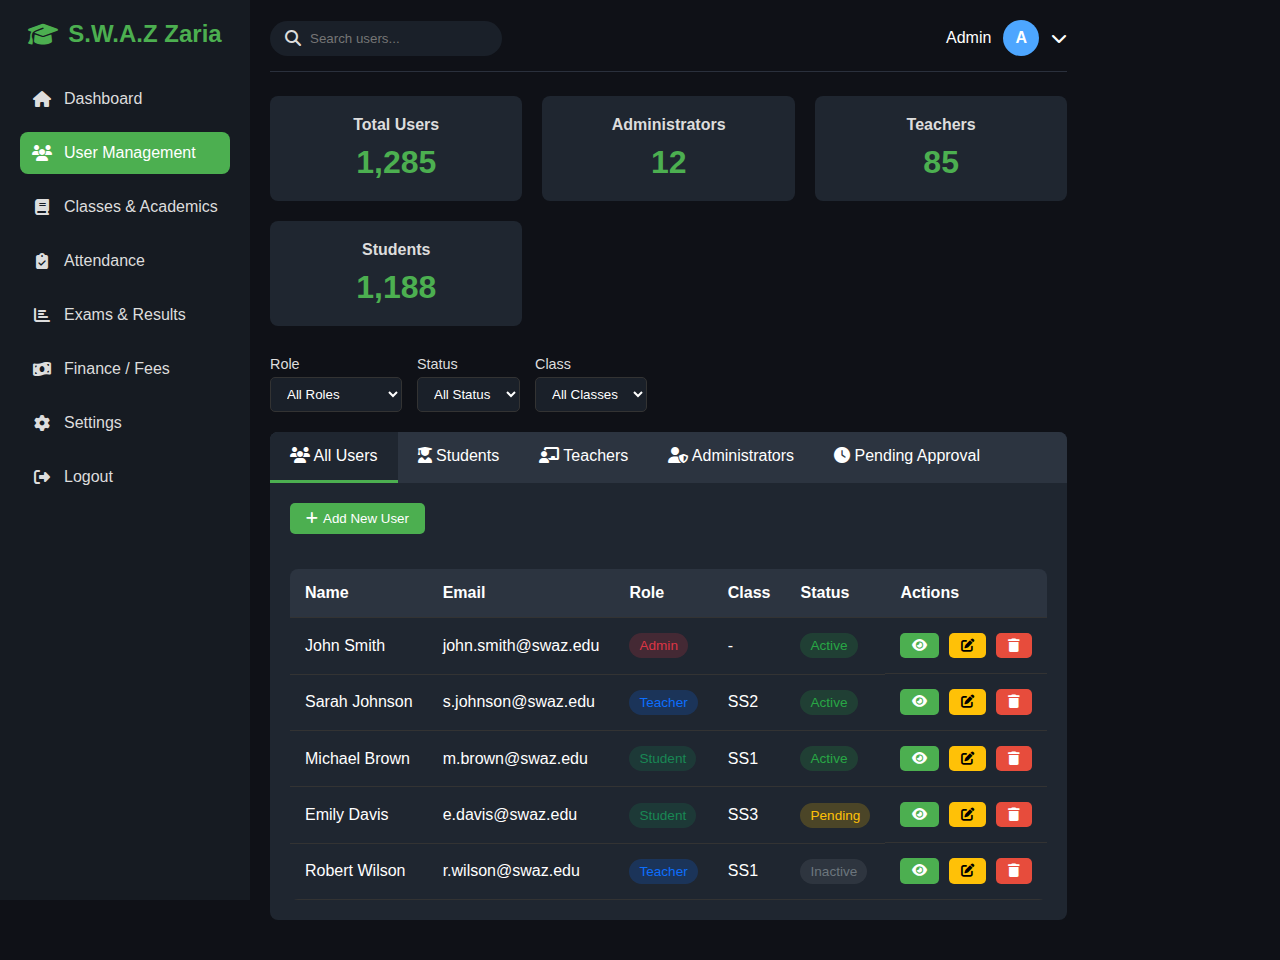
<file: School Management System/admin/User_management.html>
<!DOCTYPE php>
<php lang="en">
<head>
  <meta charset="UTF-8">
  <meta name="viewport" content="width=device-width, initial-scale=1.0">
  <title>User Management - Admin Dashboard</title>
  <link rel="stylesheet" href="https://cdnjs.cloudflare.com/ajax/libs/font-awesome/6.4.0/css/all.min.css">
  <style>
    :root {
      --primary-bg: #0f1117;
      --sidebar-bg: #161b22;
      --card-bg: #1f2630;
      --accent-color: #4caf50;
      --hover-color: #348337;
      --text-color: #fff;
      --text-secondary: #ddd;
      --success-color: #28a745;
      --warning-color: #ffc107;
      --danger-color: #e74c3c;
      --border-radius: 8px;
    }

    * {
      box-sizing: border-box;
      margin: 0;
      padding: 0;
    }

    body {
      font-family: 'Segoe UI', Tahoma, Geneva, Verdana, sans-serif;
      background: var(--primary-bg);
      color: var(--text-color);
      display: flex;
      min-height: 100vh;
      position: relative;
    }

    /* Sidebar */
    .sidebar {
      width: 250px;
      background: var(--sidebar-bg);
      padding: 20px;
      height: 100vh;
      position: fixed;
      top: 0;
      left: 0;
      transition: transform 0.3s ease;
      overflow-y: auto;
      z-index: 1000;
    }

    .sidebar .logo {
      color: var(--accent-color);
      text-align: center;
      margin-bottom: 30px;
      display: flex;
      align-items: center;
      justify-content: center;
      gap: 10px;
    }

    .logo-icon {
      font-size: 1.5rem;
    }

    .sidebar .nav-links {
      list-style: none;
      padding: 0;
      margin: 0;
    }

    .sidebar .nav-links li {
      margin: 12px 0;
    }

    .sidebar .nav-links a {
      text-decoration: none;
      color: var(--text-secondary);
      display: flex;
      align-items: center;
      gap: 12px;
      font-weight: 500;
      padding: 12px;
      border-radius: var(--border-radius);
      transition: all 0.3s;
    }

    .sidebar .nav-links a:hover {
      background: var(--accent-color);
      color: var(--text-color);
    }

    .sidebar .nav-links a.active {
      background: var(--accent-color);
      color: var(--text-color);
    }

    .sidebar .nav-links i {
      width: 20px;
      text-align: center;
    }

    /* Overlay for mobile */
    .overlay {
      display: none;
      position: fixed;
      top: 0;
      left: 0;
      width: 100%;
      height: 100%;
      background: rgba(0, 0, 0, 0.5);
      z-index: 999;
    }

    /* Main content */
    .main-content {
      flex: 1;
      margin-left: 250px;
      padding: 20px;
      transition: margin-left 0.3s ease;
    }

    /* Topbar */
    .topbar {
      display: flex;
      justify-content: space-between;
      align-items: center;
      margin-bottom: 24px;
      padding-bottom: 15px;
      border-bottom: 1px solid #2a303c;
    }

    .search-box {
      position: relative;
      flex: 1;
      max-width: 400px;
    }

    .search-box input {
      padding: 10px 15px 10px 40px;
      border-radius: 20px;
      border: none;
      outline: none;
      width: 100%;
      background: #1a2029;
      color: var(--text-color);
    }

    .search-box i {
      position: absolute;
      left: 15px;
      top: 50%;
      transform: translateY(-50%);
      color: var(--text-secondary);
    }

    .profile {
      display: flex;
      align-items: center;
      gap: 12px;
      margin-left: 20px;
    }

    .profile-img {
      width: 36px;
      height: 36px;
      border-radius: 50%;
      background: #4da6ff;
      display: flex;
      align-items: center;
      justify-content: center;
      font-weight: bold;
    }

    .hamburger {
      cursor: pointer;
      font-size: 24px;
      margin-right: 15px;
      display: none;
    }

    /* Cards */
    .cards {
      display: grid;
      grid-template-columns: repeat(auto-fit, minmax(220px, 1fr));
      gap: 20px;
      margin-bottom: 30px;
    }

    .card {
      background: var(--card-bg);
      padding: 20px;
      border-radius: var(--border-radius);
      text-align: center;
      transition: transform 0.3s;
    }

    .card:hover {
      transform: translateY(-5px);
      box-shadow: 0 5px 15px rgba(0, 0, 0, 0.2);
    }

    .card h3 {
      font-size: 1rem;
      margin-bottom: 10px;
      color: var(--text-secondary);
    }

    .card p {
      font-size: 2rem;
      font-weight: bold;
      color: var(--accent-color);
    }

    /* Tabs */
    .tabs-container {
      background: var(--card-bg);
      border-radius: var(--border-radius);
      overflow: hidden;
      margin-bottom: 20px;
    }

    .tabs {
      display: flex;
      gap: 0;
      background: #2c3440;
      overflow-x: auto;
      scrollbar-width: none;
    }

    .tabs::-webkit-scrollbar {
      display: none;
    }

    .tab {
      padding: 15px 20px;
      cursor: pointer;
      white-space: nowrap;
      transition: background 0.3s;
      border-bottom: 3px solid transparent;
    }

    .tab:hover {
      background: #3a4455;
    }

    .tab.active {
      background: var(--card-bg);
      border-bottom: 3px solid var(--accent-color);
    }

    .tab-content {
      display: none;
      padding: 20px;
    }

    .tab-content.active {
      display: block;
    }

    /* Table */
    .table-container {
      overflow-x: auto;
      border-radius: var(--border-radius);
      margin-top: 20px;
    }

    table {
      width: 100%;
      border-collapse: collapse;
      min-width: 600px;
    }

    th, td {
      padding: 15px;
      text-align: left;
      border-bottom: 1px solid #333;
    }

    th {
      background: #2c3440;
      font-weight: 600;
    }

    tr:hover {
      background: #2a303c;
    }

    .btn {
      padding: 8px 16px;
      border: none;
      border-radius: 5px;
      cursor: pointer;
      font-weight: 500;
      transition: all 0.3s;
      display: inline-flex;
      align-items: center;
      gap: 5px;
    }

    .btn:hover {
      opacity: 0.9;
      transform: translateY(-2px);
    }

    .btn-add { 
      background: var(--accent-color); 
      color: white; 
      margin-bottom: 15px;
    }

    .btn-edit { 
      background: var(--warning-color); 
      color: black; 
      padding: 6px 12px;
      margin-right: 5px;
    }

    .btn-delete { 
      background: var(--danger-color); 
      color: white; 
      padding: 6px 12px;
    }

    .btn-view {
      background: var(--accent-color);
      color: white;
      padding: 6px 12px;
      margin-right: 5px;
    }

    .action-buttons {
      display: flex;
      gap: 5px;
    }

    /* Filters */
    .filters {
      display: flex;
      gap: 15px;
      margin-bottom: 20px;
      flex-wrap: wrap;
    }

    .filter-item {
      display: flex;
      flex-direction: column;
      gap: 5px;
    }

    .filter-item label {
      font-size: 0.9rem;
      color: var(--text-secondary);
    }

    .filter-item select, .filter-item input {
      padding: 8px 12px;
      border-radius: 5px;
      border: 1px solid #333;
      background: #1a2029;
      color: var(--text-color);
    }

    /* Modal */
    .modal {
      display: none;
      position: fixed;
      top: 0;
      left: 0;
      width: 100%;
      height: 100%;
      background: rgba(0, 0, 0, 0.7);
      z-index: 1001;
      align-items: center;
      justify-content: center;
    }

    .modal-content {
      background: var(--card-bg);
      padding: 25px;
      border-radius: var(--border-radius);
      width: 90%;
      max-width: 500px;
    }

    .modal-header {
      display: flex;
      justify-content: space-between;
      align-items: center;
      margin-bottom: 20px;
    }

    .modal-close {
      background: none;
      border: none;
      color: var(--text-secondary);
      font-size: 1.5rem;
      cursor: pointer;
    }

    .form-group {
      margin-bottom: 15px;
    }

    .form-group label {
      display: block;
      margin-bottom: 5px;
      color: var(--text-secondary);
    }

    .form-group input, .form-group select {
      width: 100%;
      padding: 10px;
      border-radius: 5px;
      border: 1px solid #333;
      background: #1a2029;
      color: var(--text-color);
    }

    .form-actions {
      display: flex;
      justify-content: flex-end;
      gap: 10px;
      margin-top: 20px;
    }

    /* Status indicators */
    .status {
      display: inline-block;
      padding: 5px 10px;
      border-radius: 20px;
      font-size: 0.85rem;
    }
    
    .status-active {
      background: rgba(40, 167, 69, 0.2);
      color: #28a745;
    }
    
    .status-inactive {
      background: rgba(108, 117, 125, 0.2);
      color: #6c757d;
    }
    
    .status-pending {
      background: rgba(255, 193, 7, 0.2);
      color: #ffc107;
    }

    /* Role badges */
    .role {
      display: inline-block;
      padding: 5px 10px;
      border-radius: 20px;
      font-size: 0.85rem;
    }
    
    .role-admin {
      background: rgba(220, 53, 69, 0.2);
      color: #dc3545;
    }
    
    .role-teacher {
      background: rgba(13, 110, 253, 0.2);
      color: #0d6efd;
    }
    
    .role-student {
      background: rgba(25, 135, 84, 0.2);
      color: #198754;
    }

    /* Mobile first adjustments */
    @media screen and (max-width: 992px) {
      .cards {
        grid-template-columns: repeat(2, 1fr);
      }
    }

    @media screen and (max-width: 768px) {
      .sidebar {
        transform: translateX(-100%);
        box-shadow: 2px 0 10px rgba(0, 0, 0, 0.2);
      }
      
      .sidebar.active {
        transform: translateX(0);
      }
      
      .overlay.active {
        display: block;
      }
      
      .main-content {
        margin-left: 0;
        width: 100%;
      }
      
      .hamburger {
        display: block;
      }
      
      .tabs {
        flex-wrap: nowrap;
        overflow-x: auto;
      }
      
      .tab {
        padding: 12px 15px;
        font-size: 0.9rem;
      }

      .filters {
        flex-direction: column;
      }
    }

    @media screen and (max-width: 576px) {
      .cards {
        grid-template-columns: 1fr;
      }
      
      .topbar {
        flex-direction: column;
        align-items: flex-start;
        gap: 15px;
      }
      
      .search-box {
        max-width: 100%;
      }
      
      .profile {
        margin-left: 0;
        align-self: flex-end;
      }
      
      .tab {
        padding: 10px 12px;
        font-size: 0.85rem;
      }

      .action-buttons {
        flex-direction: column;
      }
    }
  </style>
</head>
<body>
  <!-- Overlay for mobile -->
  <div class="overlay" id="overlay"></div>

  <!-- Sidebar -->
  <div class="sidebar" id="sidebar">
    <div class="logo">
      <i class="fas fa-graduation-cap logo-icon"></i>
      <h2>S.W.A.Z Zaria</h2>
    </div>
    <ul class="nav-links">
      <li><a href="admin_dashboard.html"><i class="fas fa-home"></i> Dashboard</a></li>
      <li><a href="User_management.html" class="active"><i class="fas fa-users"></i> User Management</a></li>
      <li><a href="classes.html"><i class="fas fa-book"></i> Classes & Academics</a></li>
      <li><a href="attendance.html"><i class="fas fa-clipboard-check"></i> Attendance</a></li>
      <li><a href="exams.html"><i class="fas fa-chart-bar"></i> Exams & Results</a></li>
      <li><a href="fees.html"><i class="fas fa-money-bill-wave"></i> Finance / Fees</a></li>
      <li><a href="settings.html"><i class="fas fa-cog"></i> Settings</a></li>
      <li><a href="#"><i class="fas fa-sign-out-alt"></i> Logout</a></li>
    </ul>
  </div>

  <!-- Main content -->
  <div class="main-content" id="main-content">
    <div class="topbar">
      <div class="left-section">
        <span class="hamburger" id="hamburger">
          <i class="fas fa-bars">&#9776;</i>
        </span>
        <div class="search-box">
          <i class="fas fa-search"></i>
          <input type="text" placeholder="Search users...">
        </div>
      </div>
      <div class="profile">
        <span>Admin</span>
        <div class="profile-img">A</div>
        <i class="fas fa-chevron-down"></i>
      </div>
    </div>

    <!-- Overview Cards -->
    <div class="cards">
      <div class="card">
        <h3>Total Users</h3>
        <p>1,285</p>
      </div>
      <div class="card">
        <h3>Administrators</h3>
        <p>12</p>
      </div>
      <div class="card">
        <h3>Teachers</h3>
        <p>85</p>
      </div>
      <div class="card">
        <h3>Students</h3>
        <p>1,188</p>
      </div>
    </div>

    <!-- Filters -->
    <div class="filters">
      <div class="filter-item">
        <label for="role-filter">Role</label>
        <select id="role-filter">
          <option value="all">All Roles</option>
          <option value="admin">Administrators</option>
          <option value="teacher">Teachers</option>
          <option value="student">Students</option>
        </select>
      </div>
      <div class="filter-item">
        <label for="status-filter">Status</label>
        <select id="status-filter">
          <option value="all">All Status</option>
          <option value="active">Active</option>
          <option value="inactive">Inactive</option>
          <option value="pending">Pending</option>
        </select>
      </div>
      <div class="filter-item">
        <label for="class-filter">Class</label>
        <select id="class-filter">
          <option value="all">All Classes</option>
          <option value="ss1">SS1</option>
          <option value="ss2">SS2</option>
          <option value="ss3">SS3</option>
        </select>
      </div>
    </div>

    <!-- Tabs Container -->
    <div class="tabs-container">
      <div class="tabs">
        <div class="tab active" data-tab="all-users">
          <i class="fas fa-users"></i> All Users
        </div>
        <div class="tab" data-tab="students">
          <i class="fas fa-user-graduate"></i> Students
        </div>
        <div class="tab" data-tab="teachers">
          <i class="fas fa-chalkboard-teacher"></i> Teachers
        </div>
        <div class="tab" data-tab="administrators">
          <i class="fas fa-user-shield"></i> Administrators
        </div>
        <div class="tab" data-tab="pending">
          <i class="fas fa-clock"></i> Pending Approval
        </div>
      </div>

      <!-- Tab Content -->
      <div id="all-users" class="tab-content active">
        <button class="btn btn-add" id="add-user-btn"><i class="fas fa-plus"></i> Add New User</button>
        <div class="table-container">
          <table>
            <thead>
              <tr>
                <th>Name</th>
                <th>Email</th>
                <th>Role</th>
                <th>Class</th>
                <th>Status</th>
                <th>Actions</th>
              </tr>
            </thead>
            <tbody>
              <tr>
                <td>John Smith</td>
                <td>john.smith@swaz.edu</td>
                <td><span class="role role-admin">Admin</span></td>
                <td>-</td>
                <td><span class="status status-active">Active</span></td>
                <td class="action-buttons">
                  <button class="btn btn-view"><i class="fas fa-eye"></i></button>
                  <button class="btn btn-edit"><i class="fas fa-edit"></i></button>
                  <button class="btn btn-delete"><i class="fas fa-trash"></i></button>
                </td>
              </tr>
              <tr>
                <td>Sarah Johnson</td>
                <td>s.johnson@swaz.edu</td>
                <td><span class="role role-teacher">Teacher</span></td>
                <td>SS2</td>
                <td><span class="status status-active">Active</span></td>
                <td class="action-buttons">
                  <button class="btn btn-view"><i class="fas fa-eye"></i></button>
                  <button class="btn btn-edit"><i class="fas fa-edit"></i></button>
                  <button class="btn btn-delete"><i class="fas fa-trash"></i></button>
                </td>
              </tr>
              <tr>
                <td>Michael Brown</td>
                <td>m.brown@swaz.edu</td>
                <td><span class="role role-student">Student</span></td>
                <td>SS1</td>
                <td><span class="status status-active">Active</span></td>
                <td class="action-buttons">
                  <button class="btn btn-view"><i class="fas fa-eye"></i></button>
                  <button class="btn btn-edit"><i class="fas fa-edit"></i></button>
                  <button class="btn btn-delete"><i class="fas fa-trash"></i></button>
                </td>
              </tr>
              <tr>
                <td>Emily Davis</td>
                <td>e.davis@swaz.edu</td>
                <td><span class="role role-student">Student</span></td>
                <td>SS3</td>
                <td><span class="status status-pending">Pending</span></td>
                <td class="action-buttons">
                  <button class="btn btn-view"><i class="fas fa-eye"></i></button>
                  <button class="btn btn-edit"><i class="fas fa-edit"></i></button>
                  <button class="btn btn-delete"><i class="fas fa-trash"></i></button>
                </td>
              </tr>
              <tr>
                <td>Robert Wilson</td>
                <td>r.wilson@swaz.edu</td>
                <td><span class="role role-teacher">Teacher</span></td>
                <td>SS1</td>
                <td><span class="status status-inactive">Inactive</span></td>
                <td class="action-buttons">
                  <button class="btn btn-view"><i class="fas fa-eye"></i></button>
                  <button class="btn btn-edit"><i class="fas fa-edit"></i></button>
                  <button class="btn btn-delete"><i class="fas fa-trash"></i></button>
                </td>
              </tr>
            </tbody>
          </table>
        </div>
      </div>

      <div id="students" class="tab-content">
        <button class="btn btn-add"><i class="fas fa-plus"></i> Add New Student</button>
        <div class="table-container">
          <table>
            <thead>
              <tr>
                <th>Name</th>
                <th>Student ID</th>
                <th>Class</th>
                <th>Status</th>
                <th>Actions</th>
              </tr>
            </thead>
            <tbody>
              <tr>
                <td>Michael Brown</td>
                <td>STU-001</td>
                <td>SS1</td>
                <td><span class="status status-active">Active</span></td>
                <td class="action-buttons">
                  <button class="btn btn-view"><i class="fas fa-eye"></i></button>
                  <button class="btn btn-edit"><i class="fas fa-edit"></i></button>
                  <button class="btn btn-delete"><i class="fas fa-trash"></i></button>
                </td>
              </tr>
              <tr>
                <td>Emily Davis</td>
                <td>STU-002</td>
                <td>SS3</td>
                <td><span class="status status-pending">Pending</span></td>
                <td class="action-buttons">
                  <button class="btn btn-view"><i class="fas fa-eye"></i></button>
                  <button class="btn btn-edit"><i class="fas fa-edit"></i></button>
                  <button class="btn btn-delete"><i class="fas fa-trash"></i></button>
                </td>
              </tr>
            </tbody>
          </table>
        </div>
      </div>

      <div id="teachers" class="tab-content">
        <button class="btn btn-add"><i class="fas fa-plus"></i> Add New Teacher</button>
        <div class="table-container">
          <table>
            <thead>
              <tr>
                <th>Name</th>
                <th>Subject</th>
                <th>Classes</th>
                <th>Status</th>
                <th>Actions</th>
              </tr>
            </thead>
            <tbody>
              <tr>
                <td>Sarah Johnson</td>
                <td>Mathematics</td>
                <td>SS2, SS3</td>
                <td><span class="status status-active">Active</span></td>
                <td class="action-buttons">
                  <button class="btn btn-view"><i class="fas fa-eye"></i></button>
                  <button class="btn btn-edit"><i class="fas fa-edit"></i></button>
                  <button class="btn btn-delete"><i class="fas fa-trash"></i></button>
                </td>
              </tr>
              <tr>
                <td>Robert Wilson</td>
                <td>Physics</td>
                <td>SS1</td>
                <td><span class="status status-inactive">Inactive</span></td>
                <td class="action-buttons">
                  <button class="btn btn-view"><i class="fas fa-eye"></i></button>
                  <button class="btn btn-edit"><i class="fas fa-edit"></i></button>
                  <button class="btn btn-delete"><i class="fas fa-trash"></i></button>
                </td>
              </tr>
            </tbody>
          </table>
        </div>
      </div>

      <div id="administrators" class="tab-content">
        <button class="btn btn-add"><i class="fas fa-plus"></i> Add New Admin</button>
        <div class="table-container">
          <table>
            <thead>
              <tr>
                <th>Name</th>
                <th>Email</th>
                <th>Role</th>
                <th>Status</th>
                <th>Actions</th>
              </tr>
            </thead>
            <tbody>
              <tr>
                <td>John Smith</td>
                <td>john.smith@swaz.edu</td>
                <td>Super Admin</td>
                <td><span class="status status-active">Active</span></td>
                <td class="action-buttons">
                  <button class="btn btn-view"><i class="fas fa-eye"></i></button>
                  <button class="btn btn-edit"><i class="fas fa-edit"></i></button>
                  <button class="btn btn-delete"><i class="fas fa-trash"></i></button>
                </td>
              </tr>
            </tbody>
          </table>
        </div>
      </div>

      <div id="pending" class="tab-content">
        <div class="table-container">
          <table>
            <thead>
              <tr>
                <th>Name</th>
                <th>Email</th>
                <th>Role</th>
                <th>Class</th>
                <th>Applied On</th>
                <th>Actions</th>
              </tr>
            </thead>
            <tbody>
              <tr>
                <td>Emily Davis</td>
                <td>e.davis@swaz.edu</td>
                <td><span class="role role-student">Student</span></td>
                <td>SS3</td>
                <td>2023-09-15</td>
                <td class="action-buttons">
                  <button class="btn btn-edit"><i class="fas fa-check"></i> Approve</button>
                  <button class="btn btn-delete"><i class="fas fa-times"></i> Reject</button>
                </td>
              </tr>
            </tbody>
          </table>
        </div>
      </div>
    </div>
  </div>

  <!-- Add User Modal -->
  <div class="modal" id="add-user-modal">
    <div class="modal-content">
      <div class="modal-header">
        <h2>Add New User</h2>
        <button class="modal-close" id="modal-close">&times;</button>
      </div>
      <form id="add-user-form">
        <div class="form-group">
          <label for="user-name">Full Name</label>
          <input type="text" id="user-name" required>
        </div>
        <div class="form-group">
          <label for="user-email">Email Address</label>
          <input type="email" id="user-email" required>
        </div>
        <div class="form-group">
          <label for="user-role">Role</label>
          <select id="user-role" required>
            <option value="">Select Role</option>
            <option value="admin">Administrator</option>
            <option value="teacher">Teacher</option>
            <option value="student">Student</option>
          </select>
        </div>
        <div class="form-group" id="class-field" style="display: none;">
          <label for="user-class">Class</label>
          <select id="user-class">
            <option value="">Select Class</option>
            <option value="ss1">SS1</option>
            <option value="ss2">SS2</option>
            <option value="ss3">SS3</option>
          </select>
        </div>
        <div class="form-actions">
          <button type="button" class="btn btn-delete" id="cancel-btn">Cancel</button>
          <button type="submit" class="btn btn-add">Add User</button>
        </div>
      </form>
    </div>
  </div>

  <!-- JS -->
  <script>
    document.addEventListener('DOMContentLoaded', function() {
      const hamburger = document.getElementById("hamburger");
      const sidebar = document.getElementById("sidebar");
      const overlay = document.getElementById("overlay");
      const tabs = document.querySelectorAll(".tab");
      const tabContents = document.querySelectorAll(".tab-content");
      const addUserBtn = document.getElementById("add-user-btn");
      const addUserModal = document.getElementById("add-user-modal");
      const modalClose = document.getElementById("modal-close");
      const cancelBtn = document.getElementById("cancel-btn");
      const userRole = document.getElementById("user-role");
      const classField = document.getElementById("class-field");
      const addUserForm = document.getElementById("add-user-form");
      
      // Sidebar toggle with overlay
      function toggleSidebar() {
        sidebar.classList.toggle("active");
        overlay.classList.toggle("active");
        document.body.classList.toggle("no-scroll");
      }
      
      hamburger.addEventListener("click", toggleSidebar);
      overlay.addEventListener("click", toggleSidebar);
      
      // Tab switching
      tabs.forEach(tab => {
        tab.addEventListener("click", () => {
          tabs.forEach(t => t.classList.remove("active"));
          tab.classList.add("active");
          
          const target = tab.getAttribute("data-tab");
          tabContents.forEach(content => {
            content.classList.remove("active");
            if(content.id === target) {
              content.classList.add("active");
            }
          });
        });
      });
      
      // Modal functionality
      addUserBtn.addEventListener("click", () => {
        addUserModal.style.display = "flex";
      });
      
      modalClose.addEventListener("click", () => {
        addUserModal.style.display = "none";
      });
      
      cancelBtn.addEventListener("click", () => {
        addUserModal.style.display = "none";
      });
      
      // Show class field only when role is student or teacher
      userRole.addEventListener("change", () => {
        if (userRole.value === "student" || userRole.value === "teacher") {
          classField.style.display = "block";
        } else {
          classField.style.display = "none";
        }
      });
      
      // Form submission
      addUserForm.addEventListener("submit", (e) => {
        e.preventDefault();
        // Here you would normally handle form submission to backend
        alert("User added successfully!");
        addUserModal.style.display = "none";
        addUserForm.reset();
        classField.style.display = "none";
      });
      
      // Handle window resize
      function handleResize() {
        if (window.innerWidth > 768) {
          sidebar.classList.remove("active");
          overlay.classList.remove("active");
        }
      }
      
      window.addEventListener('resize', handleResize);
    });
  </script>
</body>
</php>
</file>
